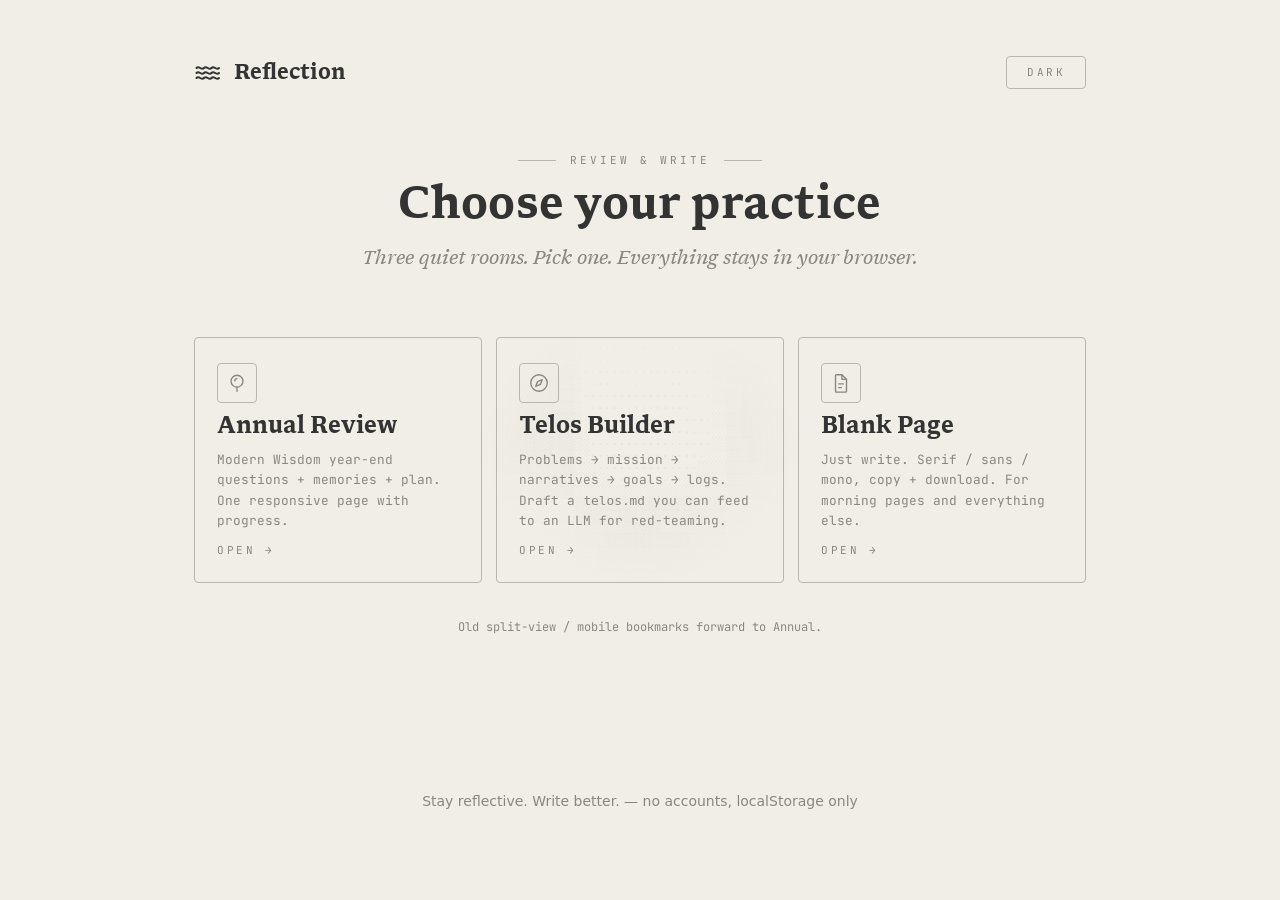
<file: index.html>
<!DOCTYPE html>
<html lang="en">
<head>
    <meta charset="UTF-8">
    <meta name="viewport" content="width=device-width, initial-scale=1.0">
    <title>Reflection — Choose your practice</title>
    <meta name="description" content="Reflection — a minimalist space for annual review, telos building, and free writing. No accounts, saved locally.">
    <meta property="og:title" content="Reflection — Choose your practice">
    <meta property="og:description" content="Annual review, telos builder, and blank canvas. Minimal, local-first.">
    <meta name="twitter:card" content="summary">
    <meta property="og:type" content="website">
    <meta property="og:url" content="https://reflection-phi.vercel.app/">
    <link rel="canonical" href="https://reflection-phi.vercel.app/">
    <link rel="icon" type="image/svg+xml" href="./assets/favicon.svg" media="(prefers-color-scheme: light)">
    <link rel="icon" type="image/svg+xml" href="./assets/favicon-dark.svg" media="(prefers-color-scheme: dark)">
    <link rel="apple-touch-icon" href="./assets/icons/apple-touch-icon.png">
    <link rel="manifest" href="./site.webmanifest">
    <meta name="theme-color" content="#333333">
    <script>
        /* Early theme: runs before any stylesheet so first paint uses the right bg (no white flash). */
        (function(){var d=true;try{var s=localStorage.getItem('reflection-global-theme');var q=new URLSearchParams(location.search).get('theme');d=q==='dark'?true:q==='light'?false:s?s==='dark':!(window.matchMedia&&window.matchMedia('(prefers-color-scheme: light)').matches);}catch(e){}if(d){document.documentElement.classList.add('dark-mode');}try{var m=document.querySelector('meta[name="theme-color"]');if(m)m.setAttribute('content',d?'#1a1a1a':'#F0EEE6');}catch(e2){}})();
    </script>
    <style>html{background-color:#F0EEE6}html.dark-mode{background-color:#1a1a1a}body{background-color:#F0EEE6}html.dark-mode body{background-color:#1a1a1a}</style>
    <meta name="color-scheme" content="dark light">
    <meta property="og:image" content="https://reflection-phi.vercel.app/assets/icons/icon-512.png">
    <link rel="icon" href="./favicon.ico" sizes="any">
    <link rel="icon" type="image/png" sizes="192x192" href="./assets/icons/icon-192.png">
    <link rel="preconnect" href="https://fonts.googleapis.com">
    <link rel="preconnect" href="https://fonts.gstatic.com" crossorigin>
    <link href="https://fonts.googleapis.com/css2?family=JetBrains+Mono:wght@300;400;700&display=swap" rel="stylesheet">
    <link rel="stylesheet" href="./assets/css/shared.css?v=20261009">
    <link rel="stylesheet" href="./assets/css/index.css">
</head>
<body>
    <a class="skip-link" href="#main">Skip to content</a>
    <pre id="art" class="art-layer" aria-hidden="true"></pre>

    <main class="content-container wide" id="main">
        <header class="masthead">
            <a class="wordmark" href="./index.html">
                <svg viewBox="0 0 24 16" fill="none" stroke="currentColor" stroke-width="1.6" stroke-linecap="round" aria-hidden="true">
                    <path d="M2 4c2-2.4 4 2.4 6 0s4 2.4 6 0 4 2.4 6 0"/>
                    <path d="M2 8c2-2.4 4 2.4 6 0s4 2.4 6 0 4 2.4 6 0"/>
                    <path d="M2 12c2-2.4 4 2.4 6 0s4 2.4 6 0 4 2.4 6 0"/>
                </svg>
                Reflection
            </a>
            <div class="masthead-actions">
                <button class="btn-ghost" data-theme-toggle onclick="toggleDarkMode()">Light</button>
            </div>
        </header>

        <div class="hero-kicker">Review &amp; Write</div>
        <h1 class="title">Choose your practice</h1>
        <p class="subtitle">Three quiet rooms. Pick one. Everything stays in your browser.</p>

        <div class="card-grid">
            <a class="card" href="./annual.html" data-annual-card>
                <span class="card-icon" aria-hidden="true">
                    <svg viewBox="0 0 24 24" fill="none" stroke="currentColor" stroke-width="1.5" stroke-linecap="round" stroke-linejoin="round">
                        <circle cx="12" cy="10" r="6.5"/>
                        <path d="M12 16.5V21"/>
                        <path d="M9.6 9.7c0-1.4 1.1-2.5 2.4-2.5"/>
                    </svg>
                </span>
                <h2>Annual Review</h2>
                <p>Modern Wisdom year-end questions + memories + plan. One responsive page with progress.</p>
                <span class="go">Open →</span>
            </a>
            <a class="card" href="./telos.html">
                <span class="card-icon" aria-hidden="true">
                    <svg viewBox="0 0 24 24" fill="none" stroke="currentColor" stroke-width="1.5" stroke-linecap="round" stroke-linejoin="round">
                        <circle cx="12" cy="12" r="9"/>
                        <path d="M15.6 8.4l-2.1 5.1-5.1 2.1 2.1-5.1z"/>
                    </svg>
                </span>
                <h2>Telos Builder</h2>
                <p>Problems → mission → narratives → goals → logs. Draft a <code>telos.md</code> you can feed to an LLM for red-teaming.</p>
                <span class="go">Open →</span>
            </a>
            <a class="card" href="./blank.html">
                <span class="card-icon" aria-hidden="true">
                    <svg viewBox="0 0 24 24" fill="none" stroke="currentColor" stroke-width="1.5" stroke-linecap="round" stroke-linejoin="round">
                        <path d="M7 3h6l5 5v13a1 1 0 0 1-1 1H7a1 1 0 0 1-1-1V4a1 1 0 0 1 1-1z"/>
                        <path d="M13 3v5h5"/>
                        <path d="M9.5 13h5M9.5 17h3"/>
                    </svg>
                </span>
                <h2>Blank Page</h2>
                <p>Just write. Serif / sans / mono, copy + download. For morning pages and everything else.</p>
                <span class="go">Open →</span>
            </a>
        </div>

        <p class="legacy-links">Old split-view / mobile bookmarks forward to Annual.</p>
    </main>

    <footer class="site-footer">Stay reflective. Write better. — no accounts, localStorage only</footer>

    <script src="./assets/js/shared.js?v=20261009"></script>
    <script>
        ReflectionTheme.loadTheme();
        var anim = createAsciiAnimator(document.getElementById('art'), { width: 44, height: 22 });
        document.addEventListener('click', function(e){
            if (e.target.closest('a,button,textarea,input')) return;
            anim.addEnergy(10);
        });
    </script>
</body>
</html>
</file>
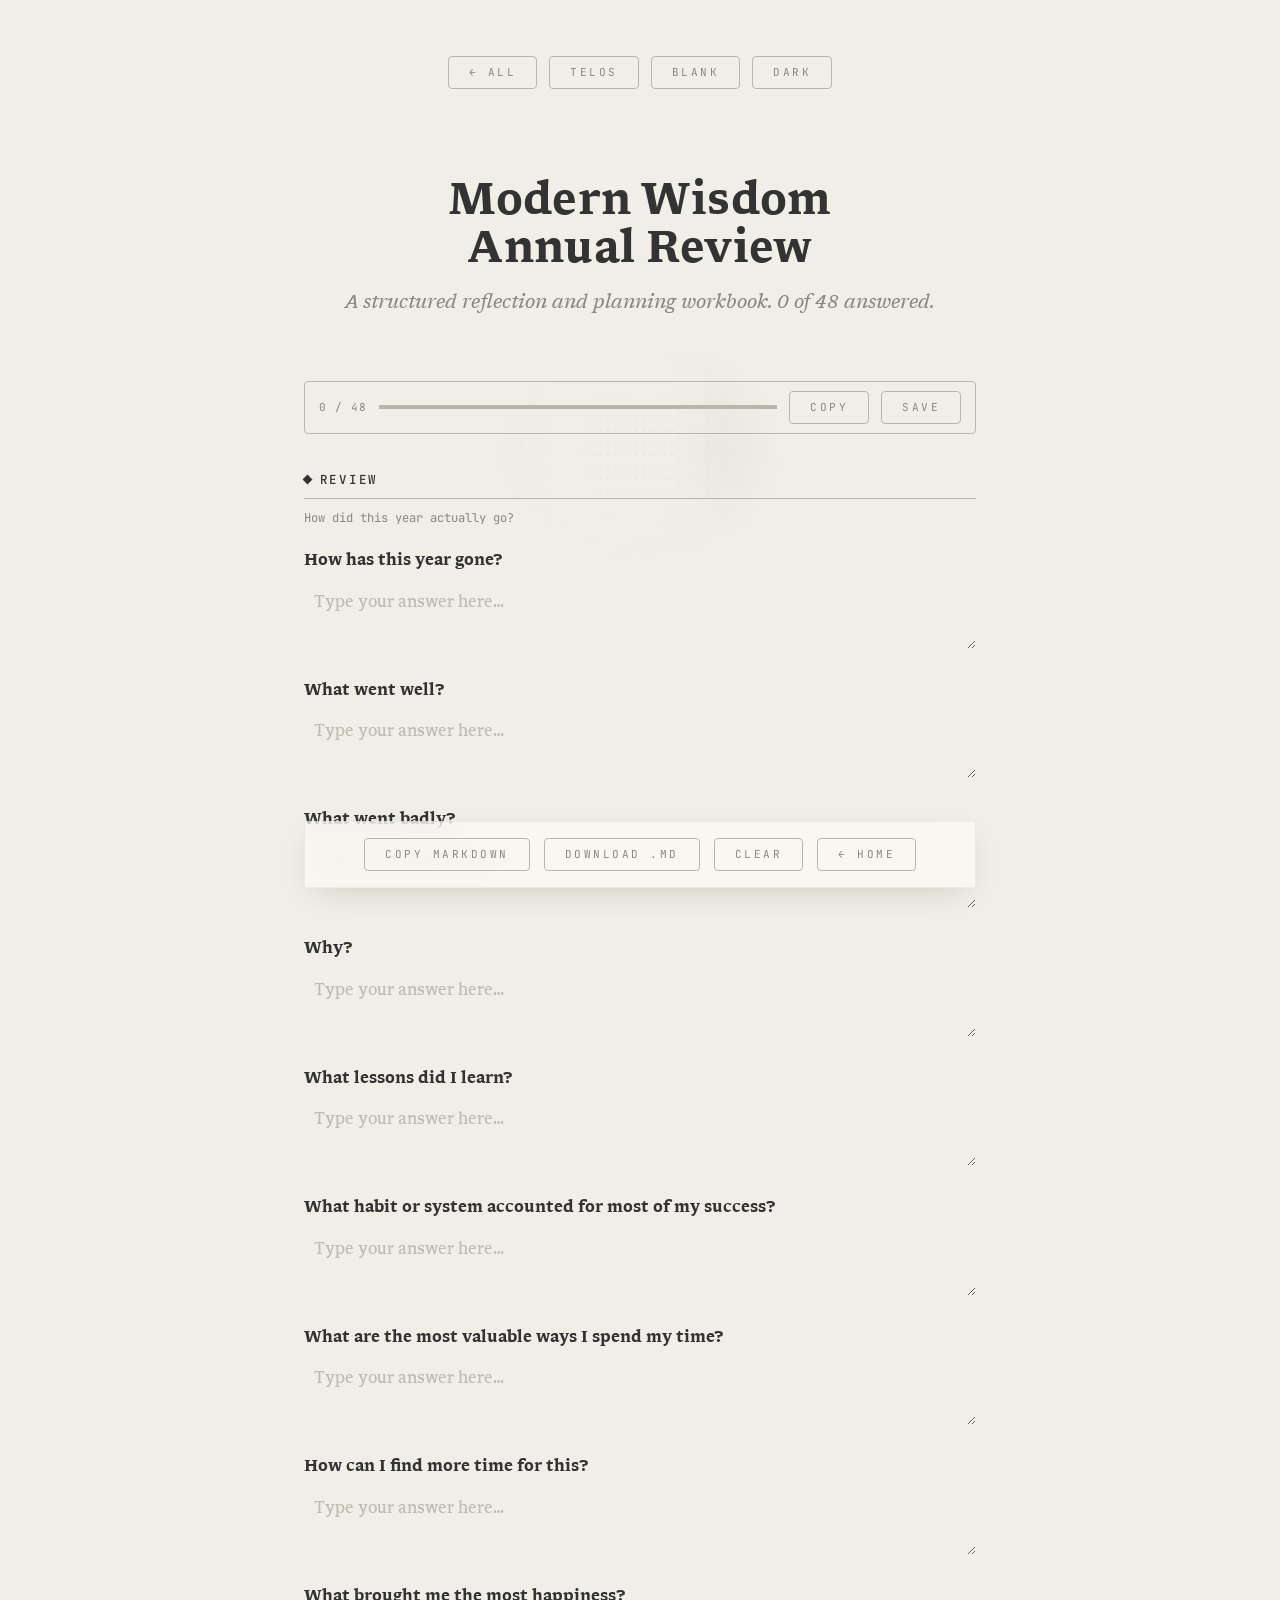
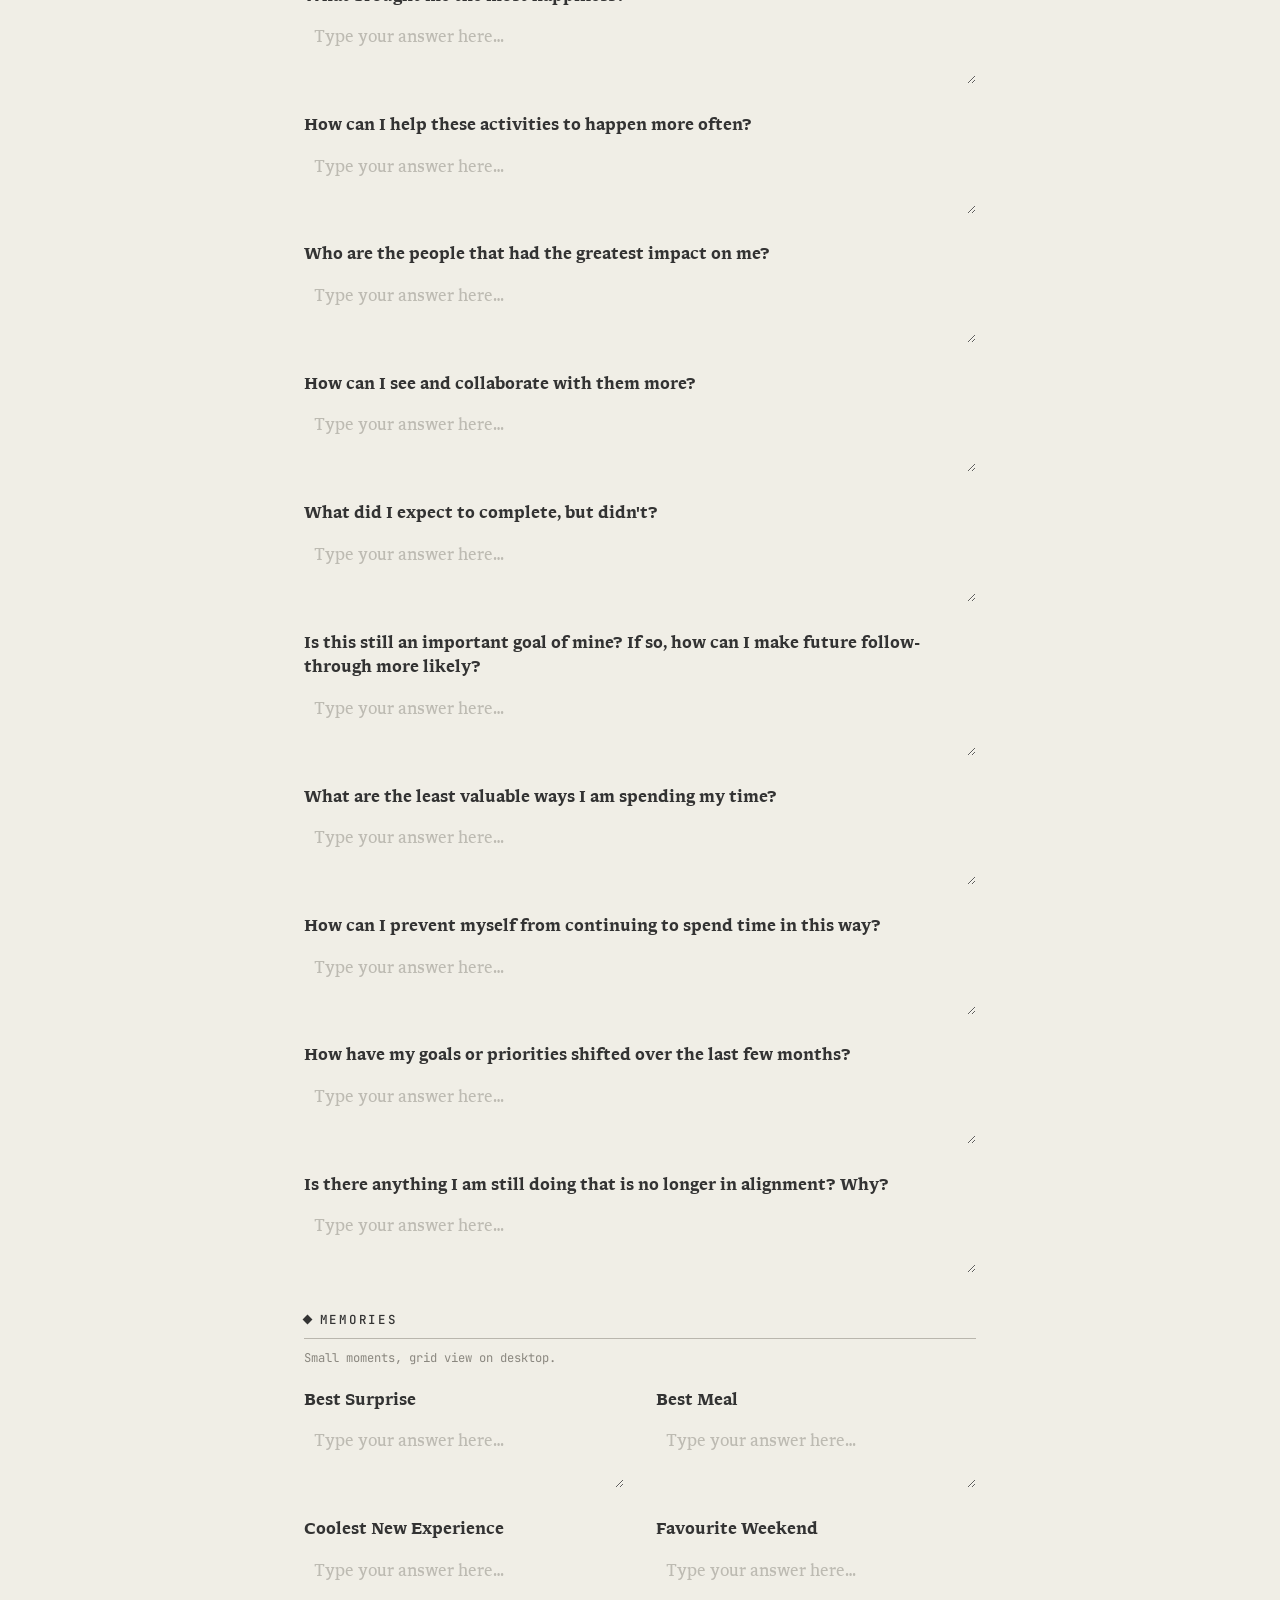
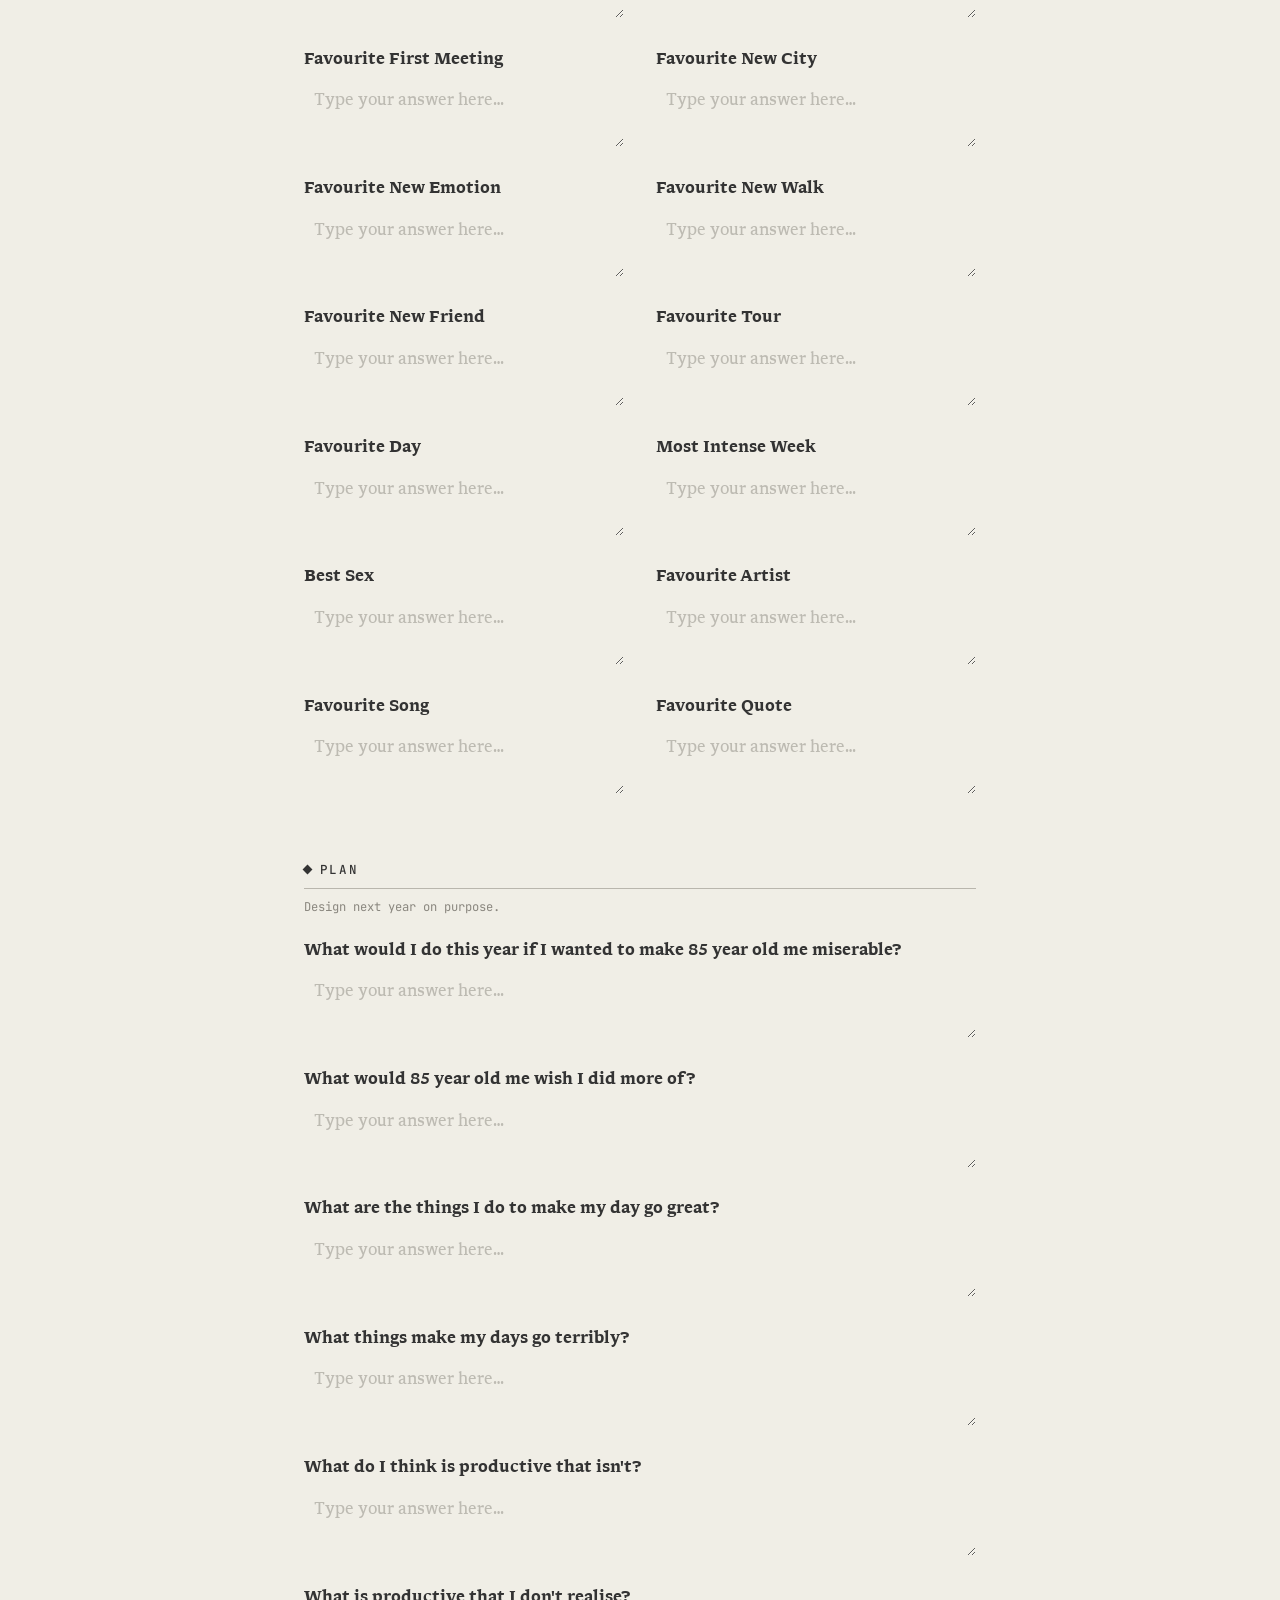
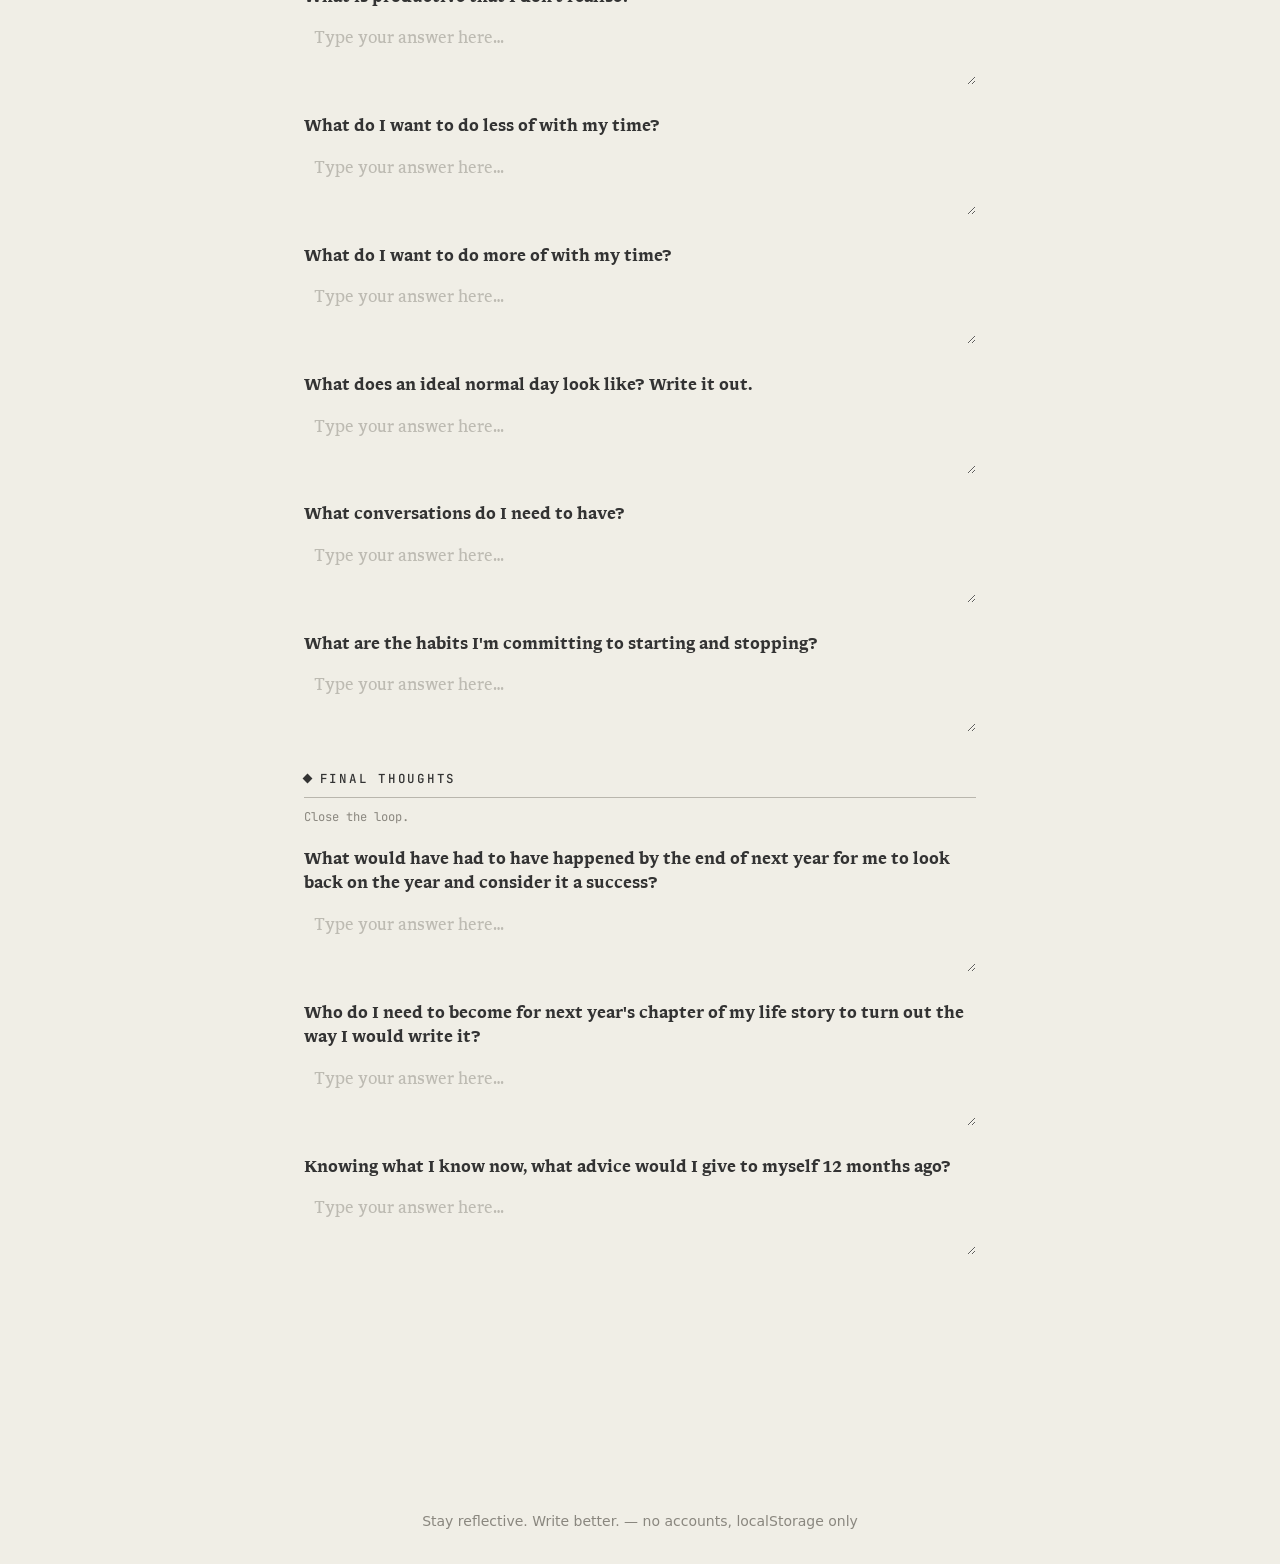
<file: annual.html>
<!DOCTYPE html>
<html lang="en">
<head>
    <meta charset="UTF-8">
    <meta name="viewport" content="width=device-width, initial-scale=1.0">
    <title>Reflection — Annual Review</title>
    <meta name="description" content="Modern Wisdom annual review: 48 questions across Review, Memories, Plan, and Final Thoughts. Responsive, saved locally, exports markdown.">
    <meta property="og:title" content="Reflection — Annual Review">
    <meta property="og:description" content="48 questions across Review, Memories, Plan, and Final Thoughts. Responsive, saved locally, exports markdown.">
    <meta name="twitter:card" content="summary">
    <meta property="og:type" content="website">
    <link rel="icon" type="image/svg+xml" href="./assets/favicon.svg" media="(prefers-color-scheme: light)">
    <link rel="icon" type="image/svg+xml" href="./assets/favicon-dark.svg" media="(prefers-color-scheme: dark)">
    <link rel="apple-touch-icon" href="./assets/icons/apple-touch-icon.png">
    <link rel="manifest" href="./site.webmanifest">
    <meta name="theme-color" content="#333333">
    <script>
        /* Early theme: runs before any stylesheet so first paint uses the right bg (no white flash). */
        (function(){var d=true;try{var s=localStorage.getItem('reflection-global-theme');var q=new URLSearchParams(location.search).get('theme');d=q==='dark'?true:q==='light'?false:s?s==='dark':!(window.matchMedia&&window.matchMedia('(prefers-color-scheme: light)').matches);}catch(e){}if(d){document.documentElement.classList.add('dark-mode');}try{var m=document.querySelector('meta[name="theme-color"]');if(m)m.setAttribute('content',d?'#1a1a1a':'#F0EEE6');}catch(e2){}})();
    </script>
    <style>html{background-color:#F0EEE6}html.dark-mode{background-color:#1a1a1a}body{background-color:#F0EEE6}html.dark-mode body{background-color:#1a1a1a}</style>
    <meta name="color-scheme" content="dark light">
    <meta property="og:image" content="https://reflection-phi.vercel.app/assets/icons/icon-512.png">
    <meta property="og:url" content="https://reflection-phi.vercel.app/annual">
    <link rel="canonical" href="https://reflection-phi.vercel.app/annual">
    <link rel="icon" href="./favicon.ico" sizes="any">
    <link rel="icon" type="image/png" sizes="192x192" href="./assets/icons/icon-192.png">
    <link rel="preconnect" href="https://fonts.googleapis.com">
    <link rel="preconnect" href="https://fonts.gstatic.com" crossorigin>
    <link href="https://fonts.googleapis.com/css2?family=JetBrains+Mono:wght@300;400;700&display=swap" rel="stylesheet">
    <link rel="stylesheet" href="./assets/css/shared.css?v=20261009">
    <link rel="stylesheet" href="./assets/css/annual.css">
</head>
<body>
    <a class="skip-link" href="#main">Skip to content</a>
    <pre id="art" class="art-layer" aria-hidden="true"></pre>

    <main class="content-container" id="main">
        <div class="toggle-container">
            <a class="btn-ghost" href="./index.html">← All</a>
            <a class="btn-ghost" href="./telos.html">Telos</a>
            <a class="btn-ghost" href="./blank.html">Blank</a>
            <button class="btn-ghost" data-theme-toggle onclick="toggleDarkMode()">Light</button>
        </div>

        <h1 class="title">Modern Wisdom<br>Annual Review</h1>
        <p class="subtitle">A structured reflection and planning workbook. <span id="count-label"></span></p>

        <div class="progress-wrap">
            <span id="progress-text"></span>
            <div class="progress-bar"><i id="progress-fill"></i></div>
            <button class="tool-btn" id="copy-btn">Copy</button>
            <button class="tool-btn" id="download-btn">Save</button>
        </div>

        <div id="annual-root"></div>

        <div class="action-bar">
            <button class="btn-primary" id="copy-btn2">Copy markdown</button>
            <button class="tool-btn" id="download-btn2">Download .md</button>
            <button class="tool-btn" id="clear-btn">Clear</button>
            <a class="btn-ghost" href="./index.html">← Home</a>
        </div>
    </main>
    <footer class="site-footer">Stay reflective. Write better. — no accounts, localStorage only</footer>

    <script src="./assets/js/shared.js?v=20261009"></script>
    <script>
        ReflectionTheme.loadTheme();
        createAsciiAnimator(document.getElementById('art'), { width: 40, height: 20 });

        const SECTIONS = [
            { id: 'review', title: 'Review', hint: 'How did this year actually go?', questions: [
                { id: 'how-has-this-year-gone', text: 'How has this year gone?' },
                { id: 'what-went-well', text: 'What went well?' },
                { id: 'what-went-badly', text: 'What went badly?' },
                { id: 'why', text: 'Why?' },
                { id: 'what-lessons-did-i-learn', text: 'What lessons did I learn?' },
                { id: 'what-habit-or-system-accounted-for-most-of-my-success', text: 'What habit or system accounted for most of my success?' },
                { id: 'most-valuable-ways-i-spend-my-time', text: 'What are the most valuable ways I spend my time?' },
                { id: 'how-can-i-find-more-time-for-this', text: 'How can I find more time for this?' },
                { id: 'what-brought-me-the-most-happiness', text: 'What brought me the most happiness?' },
                { id: 'how-can-i-help-these-activities-happen-more-often', text: 'How can I help these activities to happen more often?' },
                { id: 'people-with-greatest-impact-on-me', text: 'Who are the people that had the greatest impact on me?' },
                { id: 'how-can-i-see-and-collaborate-with-them-more', text: 'How can I see and collaborate with them more?' },
                { id: 'what-did-i-expect-to-complete', text: "What did I expect to complete, but didn't?" },
                { id: 'is-this-still-an-important-goal', text: 'Is this still an important goal of mine? If so, how can I make future follow-through more likely?' },
                { id: 'least-valuable-ways-i-spend-my-time', text: 'What are the least valuable ways I am spending my time?' },
                { id: 'how-can-i-prevent-this-time-spend', text: 'How can I prevent myself from continuing to spend time in this way?' },
                { id: 'how-have-my-goals-or-priorities-shifted', text: 'How have my goals or priorities shifted over the last few months?' },
                { id: 'anything-still-in-alignment', text: 'Is there anything I am still doing that is no longer in alignment? Why?' }
            ]},
            { id: 'memories', title: 'Memories', hint: 'Small moments, grid view on desktop.', grid: true, questions: [
                { id: 'best-surprise', text: 'Best Surprise' },
                { id: 'best-meal', text: 'Best Meal' },
                { id: 'coolest-new-experience', text: 'Coolest New Experience' },
                { id: 'favourite-weekend', text: 'Favourite Weekend' },
                { id: 'favourite-first-meeting', text: 'Favourite First Meeting' },
                { id: 'favourite-new-city', text: 'Favourite New City' },
                { id: 'favourite-new-emotion', text: 'Favourite New Emotion' },
                { id: 'favourite-new-walk', text: 'Favourite New Walk' },
                { id: 'favourite-new-friend', text: 'Favourite New Friend' },
                { id: 'favourite-tour', text: 'Favourite Tour' },
                { id: 'favourite-day', text: 'Favourite Day' },
                { id: 'most-intense-week', text: 'Most Intense Week' },
                { id: 'best-sex', text: 'Best Sex' },
                { id: 'favourite-artist', text: 'Favourite Artist' },
                { id: 'favourite-song', text: 'Favourite Song' },
                { id: 'favourite-quote', text: 'Favourite Quote' }
            ]},
            { id: 'plan', title: 'Plan', hint: 'Design next year on purpose.', questions: [
                { id: 'make-85-year-old-me-miserable', text: 'What would I do this year if I wanted to make 85 year old me miserable?' },
                { id: 'what-would-85-year-old-me-wish', text: 'What would 85 year old me wish I did more of?' },
                { id: 'things-that-make-my-day-great', text: 'What are the things I do to make my day go great?' },
                { id: 'things-that-make-my-day-terrible', text: 'What things make my days go terribly?' },
                { id: 'productive-that-isnt', text: "What do I think is productive that isn't?" },
                { id: 'productive-i-dont-realise', text: "What is productive that I don't realise?" },
                { id: 'do-less-with-my-time', text: 'What do I want to do less of with my time?' },
                { id: 'do-more-with-my-time', text: 'What do I want to do more of with my time?' },
                { id: 'ideal-normal-day', text: 'What does an ideal normal day look like? Write it out.' },
                { id: 'conversations-i-need-to-have', text: 'What conversations do I need to have?' },
                { id: 'habits-committing-starting-stopping', text: "What are the habits I'm committing to starting and stopping?" }
            ]},
            { id: 'final', title: 'Final Thoughts', hint: 'Close the loop.', questions: [
                { id: 'year-considered-a-success', text: 'What would have had to have happened by the end of next year for me to look back on the year and consider it a success?' },
                { id: 'who-do-i-need-to-become', text: "Who do I need to become for next year's chapter of my life story to turn out the way I would write it?" },
                { id: 'advice-to-myself-12-months-ago', text: 'Knowing what I know now, what advice would I give to myself 12 months ago?' }
            ]}
        ];

        const NEW_KEY = 'reflection-annual-v1';
        const OLD_KEY = 'reflection-mobile-responses';

        // migration (once, deterministic): legacy mobile responses + positional keys -> stable ids
        function migrateState(raw) {
            const obj = (raw && typeof raw === 'object' && !Array.isArray(raw)) ? Object.assign({}, raw) : {};
            // one-shot legacy merge: only fill keys the new object does not already have
            try {
                const legacy = JSON.parse(localStorage.getItem(OLD_KEY) || 'null');
                if (legacy && typeof legacy === 'object' && !Array.isArray(legacy)) {
                    Object.keys(legacy).forEach(k => {
                        if (!Object.prototype.hasOwnProperty.call(obj, k)) obj[k] = legacy[k];
                    });
                }
            } catch (e) {}
            // always remove the legacy key: cleared answers must not resurrect
            localStorage.removeItem(OLD_KEY);
            // map positional keys to the questions' stable ids
            SECTIONS.forEach(sec => {
                sec.questions.forEach((q, i) => {
                    const oldKey = sec.id + '-' + (i + 1);
                    if (Object.prototype.hasOwnProperty.call(obj, oldKey)) {
                        if (!Object.prototype.hasOwnProperty.call(obj, q.id)) {
                            obj[q.id] = String(obj[oldKey]);
                        }
                        delete obj[oldKey];
                    }
                });
            });
            // drop any leftover positional keys
            Object.keys(obj).forEach(k => {
                if (/^(review|memories|plan|final)-\d+$/.test(k)) delete obj[k];
            });
            return obj;
        }

        let state = migrateState(ReflectionStore.loadJSON(NEW_KEY, {}));
        const root = document.getElementById('annual-root');
        const inputs = [];

        SECTIONS.forEach(sec => {
            const section = document.createElement('section');
            const h2 = document.createElement('h2');
            h2.className = 'section-title'; h2.textContent = sec.title;
            section.appendChild(h2);
            if (sec.hint) {
                const p = document.createElement('p');
                p.className = 'section-hint'; p.textContent = sec.hint;
                section.appendChild(p);
            }
            const group = document.createElement('div');
            if (sec.grid) group.className = 'memories-grid';
            sec.questions.forEach((q, i) => {
                const key = q.id;
                const item = document.createElement('div');
                item.className = 'question-item';
                const label = document.createElement('label');
                label.className = 'question-text';
                label.textContent = q.text;
                const n = SECTIONS.slice(0, SECTIONS.indexOf(sec)).reduce((a,s)=>a+s.questions.length,0) + i + 1;
                label.setAttribute('for', 'q-' + n);
                const ta = document.createElement('textarea');
                ta.className = 'answer-input auto-resize';
                ta.id = 'q-' + n;
                ta.placeholder = 'Type your answer here…';
                ta.value = typeof state[key] === 'string' ? state[key] : '';
                ta.addEventListener('input', () => {
                    state[key] = ta.value;
                    autoResize(ta);
                    queueSave(); updateProgress();
                });
                item.appendChild(label); item.appendChild(ta);
                group.appendChild(item);
                inputs.push({ key, ta });
            });
            section.appendChild(group);
            root.appendChild(section);
        });

        initAutoResize(document);
        const persist = ReflectionStore.debounce(() => ReflectionStore.saveJSON(NEW_KEY, state), 400);
        function queueSave(){ persist(); }

        const TOTAL = inputs.length;
        let remoteQuiet = false;
        let lastAnnounced = 0;
        function updateProgress() {
            const done = inputs.filter(o => (o.ta.value || '').trim()).length;
            document.getElementById('progress-text').textContent = done + ' / ' + TOTAL;
            document.getElementById('progress-fill').style.width = (TOTAL ? (done / TOTAL * 100) : 0) + '%';
            document.getElementById('count-label').textContent = done === TOTAL ? 'Complete.' : done + ' of ' + TOTAL + ' answered.';
            if (!remoteQuiet) {
                const bucket = TOTAL ? Math.floor(done / TOTAL * 10) : 0;
                if (bucket !== lastAnnounced) {
                    lastAnnounced = bucket;
                    ReflectionUI.announce(done === TOTAL ? 'All ' + TOTAL + ' answered.' : done + ' of ' + TOTAL + ' answered.');
                }
            }
        }
        updateProgress();
        // save migrated data so refresh keeps it under new key
        ReflectionStore.saveJSON(NEW_KEY, state);

        // cross-tab: adopt remote answers without clobbering the focused field
        ReflectionStore.onExternalChange(NEW_KEY, (remote) => {
            if (!remote || typeof remote !== 'object') return;
            inputs.forEach(({ key, ta }) => {
                if (ta === document.activeElement) return;
                const rawVal = remote[key];
                const v = rawVal == null ? '' : String(rawVal);
                if (v !== ta.value) {
                    ta.value = v;
                    autoResize(ta);
                    state[key] = v;
                }
            });
            remoteQuiet = true;
            updateProgress();
            remoteQuiet = false;
        });

        // flush pending saves before the page goes away
        window.addEventListener('pagehide', () => persist.flush());
        document.addEventListener('visibilitychange', () => { if (document.hidden) persist.flush(); });

        function buildMd() {
            let out = '# Modern Wisdom Annual Review — ' + ReflectionStore.localDate() + '\n\n';
            SECTIONS.forEach(sec => {
                out += '## ' + sec.title + '\n\n';
                sec.questions.forEach(q => {
                    const v = String(state[q.id] == null ? '' : state[q.id]).trim();
                    out += '### ' + q.text + '\n\n' + (v || '_—_') + '\n\n';
                });
            });
            return out;
        }

        ReflectionUI.bindCopy('copy-btn', buildMd, 'Copied!');
        ReflectionUI.bindCopy('copy-btn2', buildMd, 'Copied!');
        ReflectionUI.bindDownload('download-btn', buildMd, () => 'annual-review-' + ReflectionStore.localDate() + '.md', 'Saved!');
        ReflectionUI.bindDownload('download-btn2', buildMd, () => 'annual-review-' + ReflectionStore.localDate() + '.md', 'Saved!');

        document.getElementById('clear-btn').addEventListener('click', () => {
            if (!confirm('Clear all ' + TOTAL + ' answers on this page? This cannot be undone.')) return;
            state = {}; inputs.forEach(o => { o.ta.value = ''; autoResize(o.ta); });
            queueSave(); updateProgress();
        });
    </script>
</body>
</html>
</file>
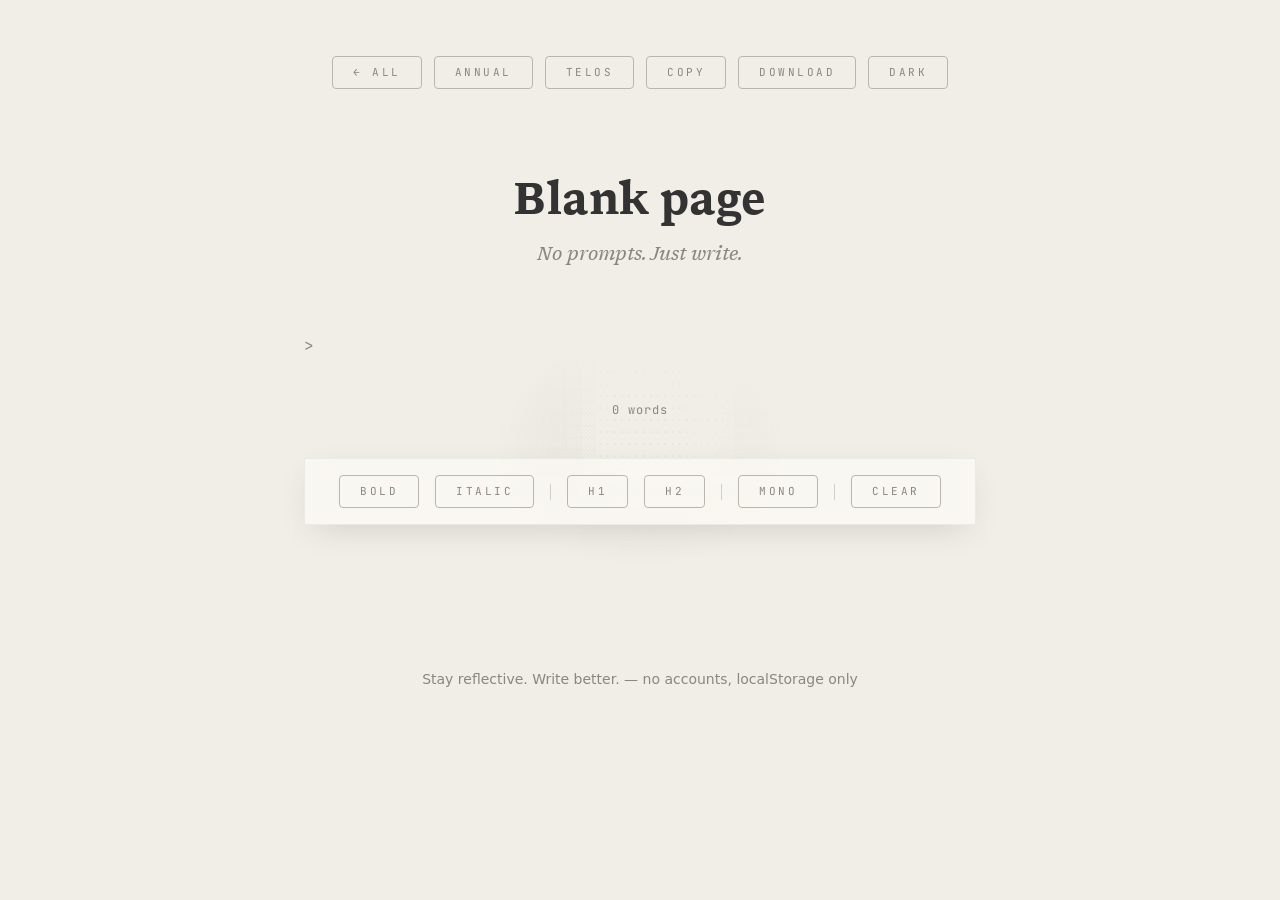
<file: blank.html>
<!DOCTYPE html>
<html lang="en">
<head>
    <meta charset="UTF-8">
    <meta name="viewport" content="width=device-width, initial-scale=1.0">
    <title>Reflection — Blank Page</title>
    <meta name="description" content="A distraction-free blank page. Three fonts, copy and download, saved locally.">
    <meta property="og:title" content="Reflection — Blank Page">
    <meta property="og:description" content="A distraction-free blank page. Three fonts, copy and download, saved locally.">
    <meta name="twitter:card" content="summary">
    <meta property="og:type" content="website">
    <meta property="og:url" content="https://reflection-phi.vercel.app/blank">
    <link rel="canonical" href="https://reflection-phi.vercel.app/blank">
    <link rel="icon" type="image/svg+xml" href="./assets/favicon.svg" media="(prefers-color-scheme: light)">
    <link rel="icon" type="image/svg+xml" href="./assets/favicon-dark.svg" media="(prefers-color-scheme: dark)">
    <link rel="apple-touch-icon" href="./assets/icons/apple-touch-icon.png">
    <link rel="manifest" href="./site.webmanifest">
    <meta name="theme-color" content="#333333">
    <script>
        /* Early theme: runs before any stylesheet so first paint uses the right bg (no white flash). */
        (function(){var d=true;try{var s=localStorage.getItem('reflection-global-theme');var q=new URLSearchParams(location.search).get('theme');d=q==='dark'?true:q==='light'?false:s?s==='dark':!(window.matchMedia&&window.matchMedia('(prefers-color-scheme: light)').matches);}catch(e){}if(d){document.documentElement.classList.add('dark-mode');}try{var m=document.querySelector('meta[name="theme-color"]');if(m)m.setAttribute('content',d?'#1a1a1a':'#F0EEE6');}catch(e2){}})();
    </script>
    <style>html{background-color:#F0EEE6}html.dark-mode{background-color:#1a1a1a}body{background-color:#F0EEE6}html.dark-mode body{background-color:#1a1a1a}</style>
    <meta name="color-scheme" content="dark light">
    <meta property="og:image" content="https://reflection-phi.vercel.app/assets/icons/icon-512.png">
    <link rel="icon" href="./favicon.ico" sizes="any">
    <link rel="icon" type="image/png" sizes="192x192" href="./assets/icons/icon-192.png">
    <link rel="preconnect" href="https://fonts.googleapis.com">
    <link rel="preconnect" href="https://fonts.gstatic.com" crossorigin>
    <link href="https://fonts.googleapis.com/css2?family=JetBrains+Mono:wght@300;400;700&display=swap" rel="stylesheet">
    <link rel="stylesheet" href="./assets/css/shared.css?v=20261009">
    <link rel="stylesheet" href="./assets/css/blank.css">
</head>
<body>
    <a class="skip-link" href="#main">Skip to content</a>
    <pre id="art" class="art-layer" aria-hidden="true"></pre>

    <main class="content-container" id="main">
        <div class="toggle-container">
            <a class="btn-ghost" href="./index.html">← All</a>
            <a class="btn-ghost" href="./annual.html">Annual</a>
            <a class="btn-ghost" href="./telos.html">Telos</a>
            <button class="tool-btn" id="copy-btn">Copy</button>
            <button class="tool-btn" id="download-btn">Download</button>
            <button class="btn-ghost" data-theme-toggle onclick="toggleDarkMode()">Light</button>
        </div>

        <h1 class="title">Blank page</h1>
        <p class="subtitle">No prompts. Just write.</p>

        <div class="writer-wrap">
            <div id="editor" class="writer font-mono" contenteditable="true" role="textbox" aria-multiline="true" aria-label="Blank writing page" aria-placeholder="Start writing…"></div>
            <div id="count">0 words</div>
            <div id="toolbar">
                <button class="tool-btn" data-fmt="bold" aria-label="Bold"><span class="lbl-full">Bold</span><span class="lbl-short" aria-hidden="true">B</span></button>
                <button class="tool-btn" data-fmt="italic" aria-label="Italic"><span class="lbl-full">Italic</span><span class="lbl-short" aria-hidden="true">I</span></button>
                <span class="sep"></span>
                <button class="tool-btn" data-fmt="h1">H1</button>
                <button class="tool-btn" data-fmt="h2">H2</button>
                <span class="sep"></span>
                <button class="tool-btn" id="font-btn2">Mono</button>
                <span class="sep"></span>
                <button class="tool-btn" id="clear-btn">Clear</button>
            </div>
        </div>
    </main>

    <footer class="site-footer">Stay reflective. Write better. — no accounts, localStorage only</footer>

    <script src="./assets/js/shared.js?v=20261009"></script>
    <script>
        ReflectionTheme.loadTheme();
        createAsciiAnimator(document.getElementById('art'), { width: 40, height: 20 });

        const KEY = 'reflection-blank-v1';
        const FONT_KEY = 'reflection-blank-font';
        const editor = document.getElementById('editor');
        const fonts = ['font-mono', 'font-serif', 'font-sans'];
        const names = ['Mono', 'Serif', 'Sans'];
        let fontIdx = 0;

        // load
        try {
            const saved = localStorage.getItem(KEY);
            if (saved) editor.innerHTML = sanitizeHTML(saved);
            const f = parseInt(localStorage.getItem(FONT_KEY) || '0', 10);
            if (f >= 0 && f < fonts.length) fontIdx = f;
        } catch (e) {}
        editor.classList.remove(...fonts);
        editor.classList.add(fonts[fontIdx]);
        syncFontBtns();
        updateCount();
        syncEmpty();

        const persist = ReflectionStore.debounce(() => {
            try {
                const empty = (editor.innerText || '').trim() === '';
                localStorage.setItem(KEY, empty ? '' : sanitizeHTML(editor.innerHTML));
            } catch (e) { ReflectionStore.notifySaveError(); }
        }, 400);
        editor.addEventListener('input', () => { persist(); updateCount(); syncEmpty(); });

        editor.addEventListener('paste', (e) => {
            e.preventDefault();
            const text = (e.clipboardData || window.clipboardData).getData('text/plain') || '';
            // insert at caret, preserving line breaks as <br>:
            const sel = window.getSelection();
            if (!sel.rangeCount) return;
            sel.deleteFromDocument();
            const range = sel.getRangeAt(0);
            const frag = document.createDocumentFragment();
            text.split(/\r\n|\r|\n/).forEach((line, i) => {
                if (i) frag.appendChild(document.createElement('br'));
                frag.appendChild(document.createTextNode(line));
            });
            const last = frag.lastChild;
            range.insertNode(frag);
            if (last) { range.setStartAfter(last); range.collapse(true); sel.removeAllRanges(); sel.addRange(range); }
            editor.dispatchEvent(new Event('input', { bubbles: true }));
        });

        window.addEventListener('pagehide', () => persist.flush());
        document.addEventListener('visibilitychange', () => { if (document.hidden) persist.flush(); });

        function syncFontBtns() {
            document.getElementById('font-btn2').textContent = names[fontIdx];
        }
        function cycleFont() {
            editor.classList.remove(fonts[fontIdx]);
            fontIdx = (fontIdx + 1) % fonts.length;
            editor.classList.add(fonts[fontIdx]);
            syncFontBtns();
            try { localStorage.setItem(FONT_KEY, String(fontIdx)); } catch (e) {}
            editor.focus();
        }
        document.getElementById('font-btn2').addEventListener('click', cycleFont);

        document.querySelectorAll('[data-fmt]').forEach(b => {
            b.addEventListener('click', () => {
                modernFormat(editor, b.getAttribute('data-fmt'));
                persist(); updateCount(); editor.focus();
            });
        });

        function updateCount() {
            const words = (editor.innerText || '').trim().split(/\s+/).filter(Boolean).length;
            document.getElementById('count').textContent = words + (words === 1 ? ' word' : ' words');
        }

        // empty-state flag for the first-line marker (reliable, unlike :empty)
        function syncEmpty() {
            editor.classList.toggle('is-empty', (editor.innerText || '').trim() === '');
        }

        ReflectionUI.bindCopy('copy-btn', () => editor.innerText, 'Copied!');
        ReflectionUI.bindDownload('download-btn', () => '# Notes — ' + ReflectionStore.localDate() + '\n\n' + editor.innerText + '\n', () => 'blank-writing-' + ReflectionStore.localDate() + '.md', 'Saved!');
        document.getElementById('clear-btn').addEventListener('click', function() {
            if (!editor.innerText.trim() || confirm('Clear this page? (saved copy is already in this browser only)')) {
                editor.innerHTML = ''; updateCount(); syncEmpty(); persist(); editor.focus();
            }
        });
    </script>
</body>
</html>
</file>
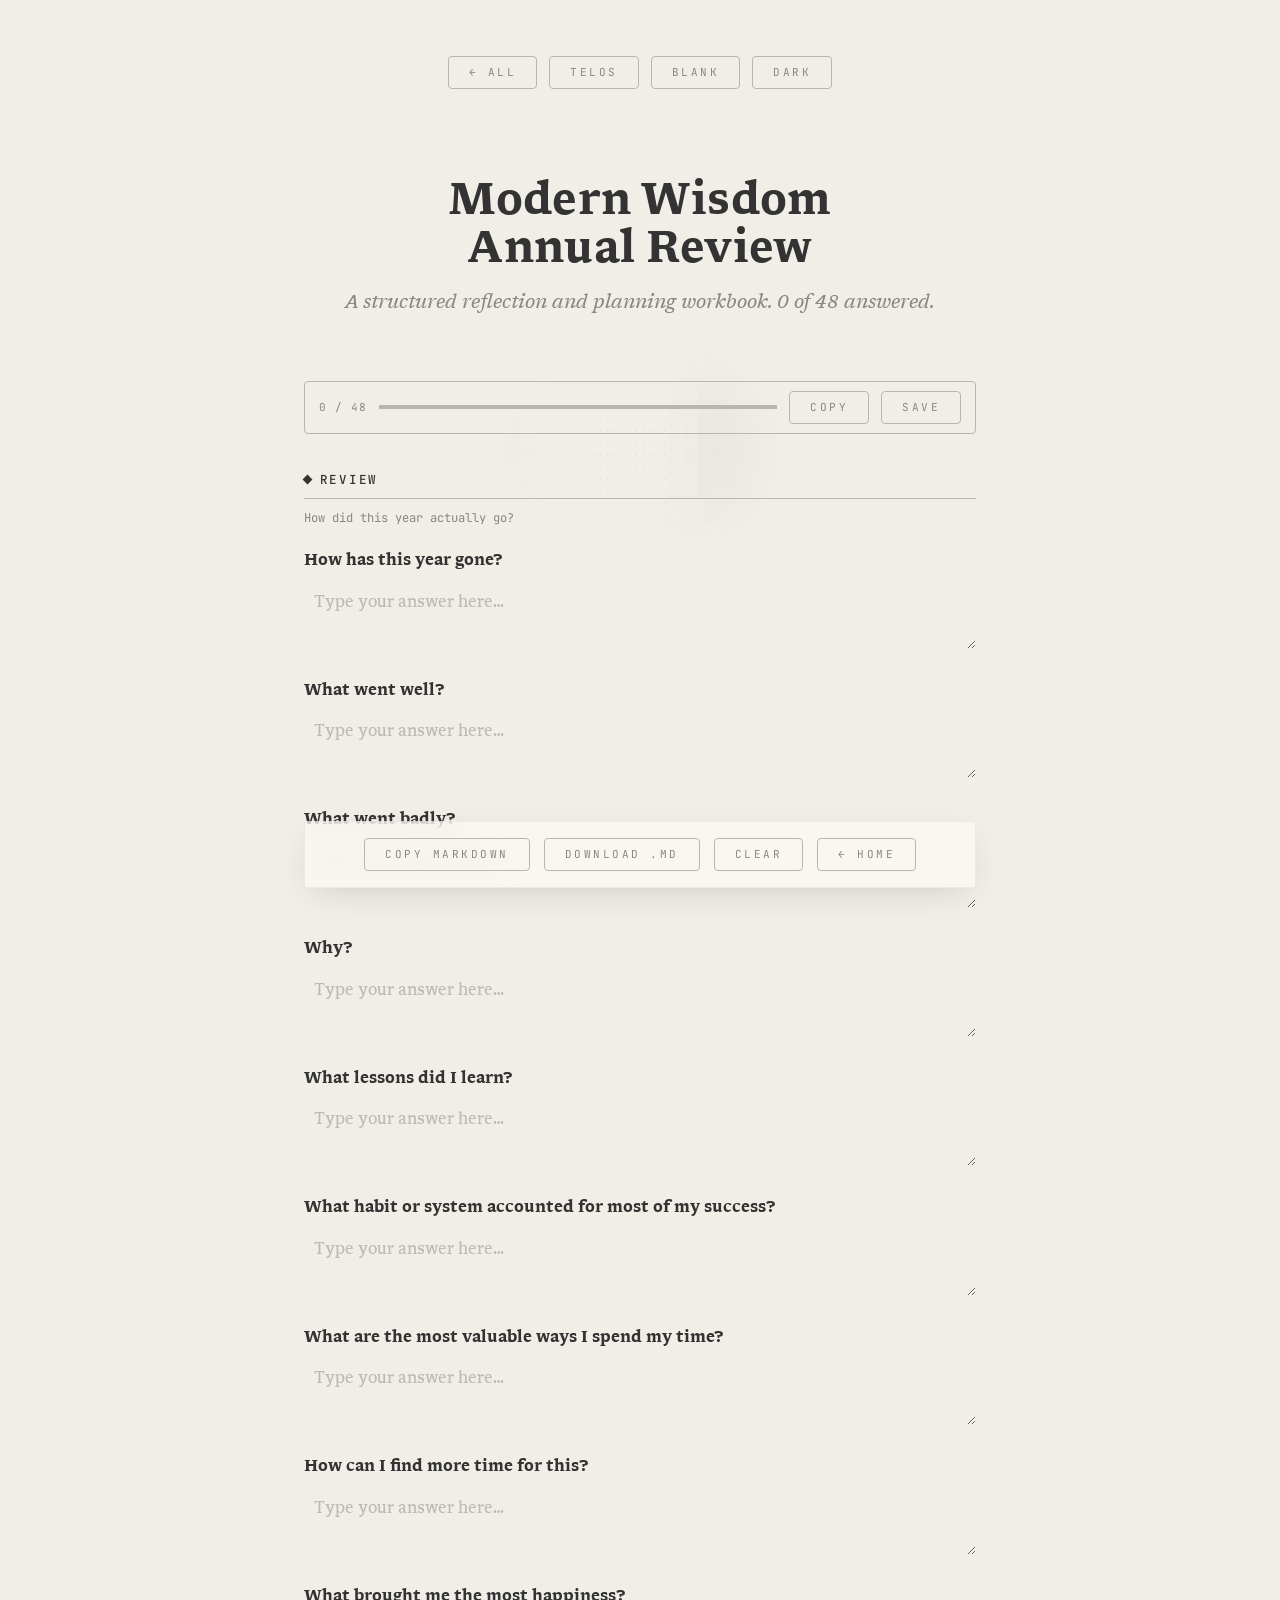
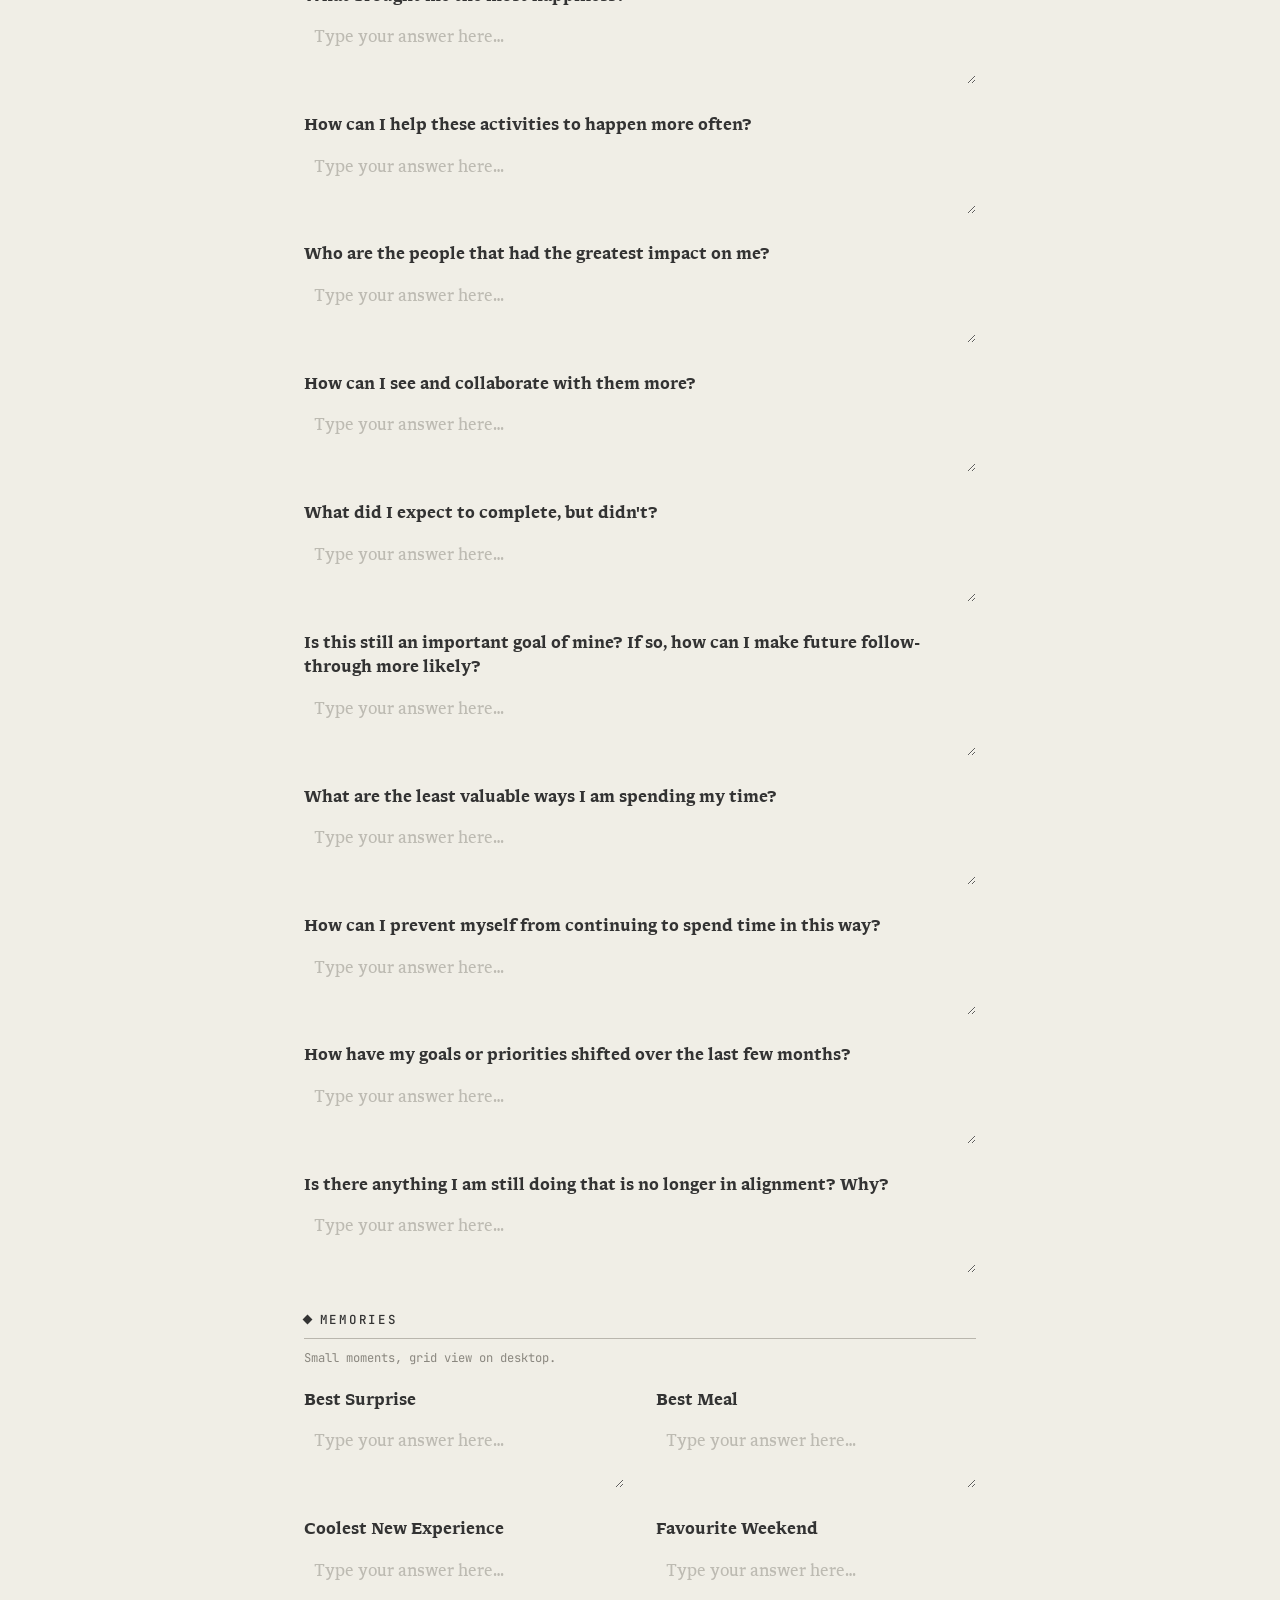
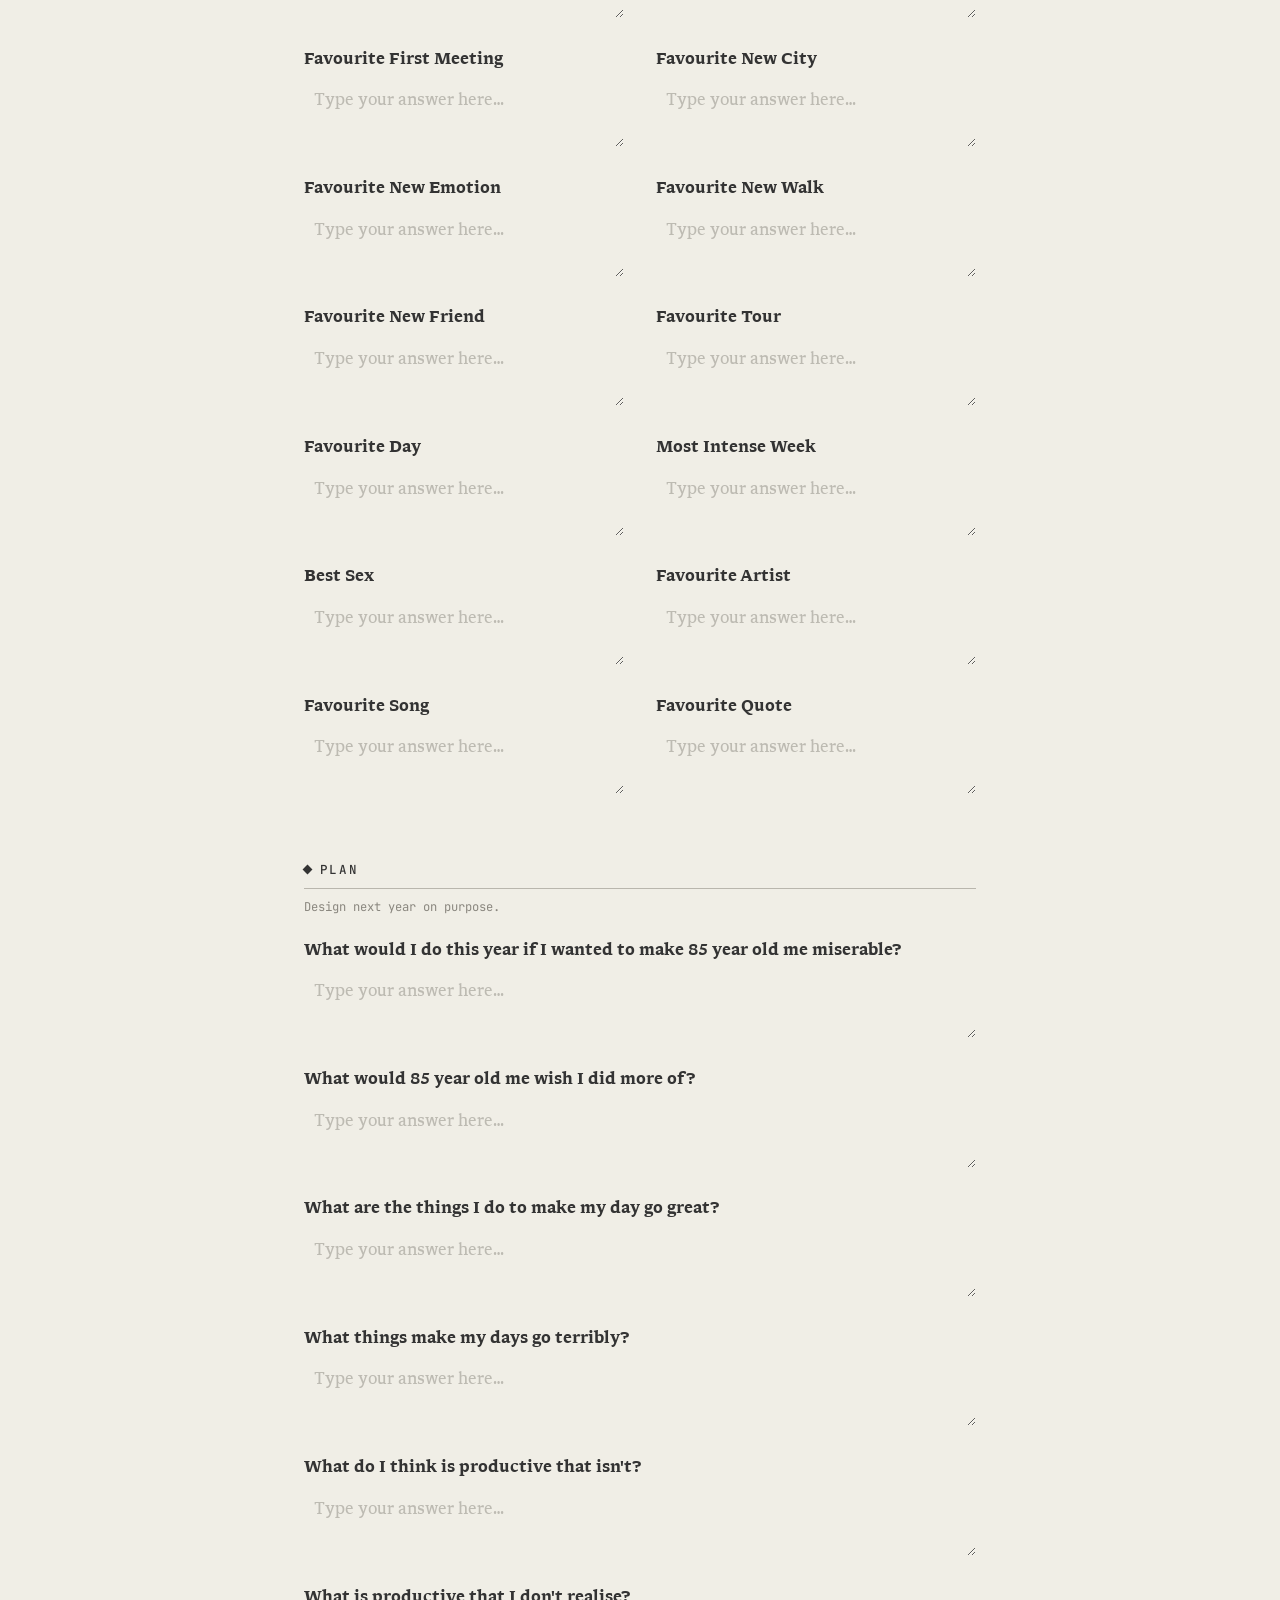
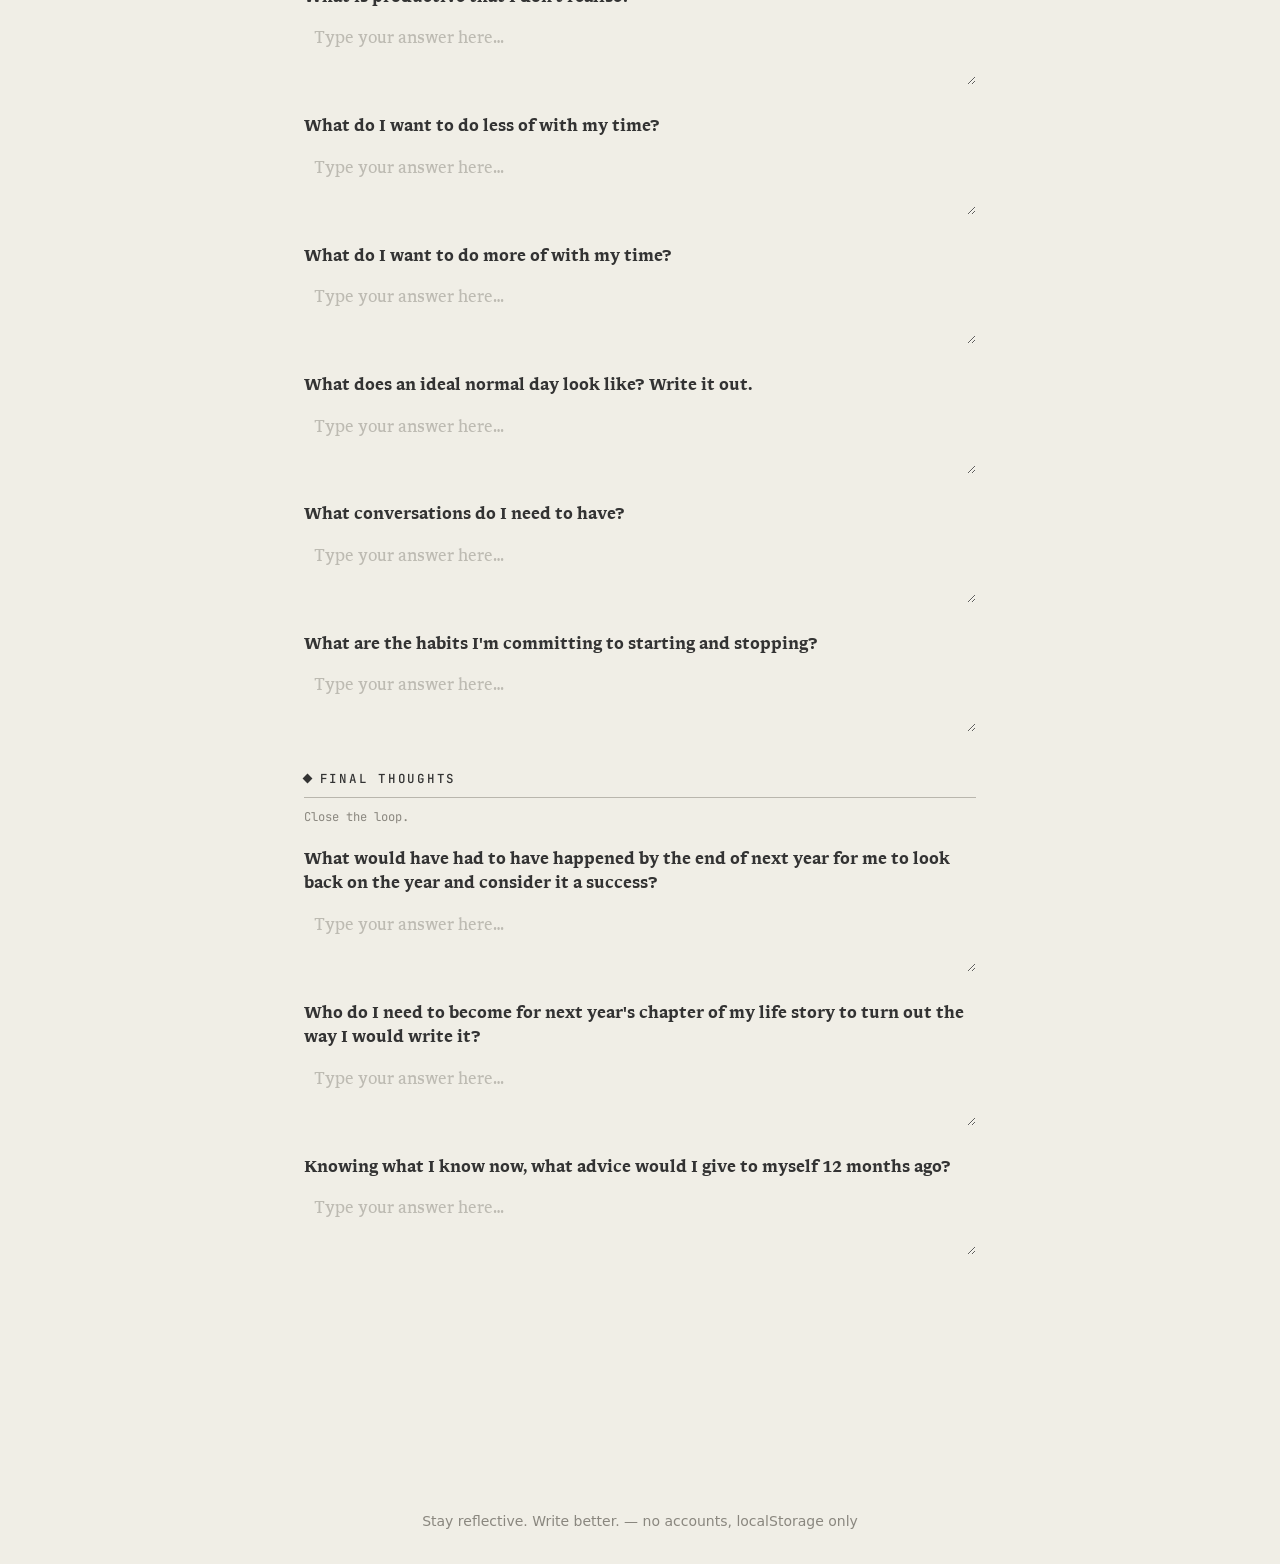
<file: mobile.html>
<!DOCTYPE html>
<html lang="en">
<head>
    <meta charset="UTF-8">
    <meta name="viewport" content="width=device-width, initial-scale=1.0">
    <title>Moved — Annual Review</title>
    <meta http-equiv="refresh" content="0; url=./annual.html">
    <script>location.replace('./annual.html');</script>
</head>
<body style="font-family:system-ui,sans-serif;text-align:center;padding:4em;color:#666">
    Moved to <a href="./annual.html">annual.html</a>
</body>
</html>
</file>
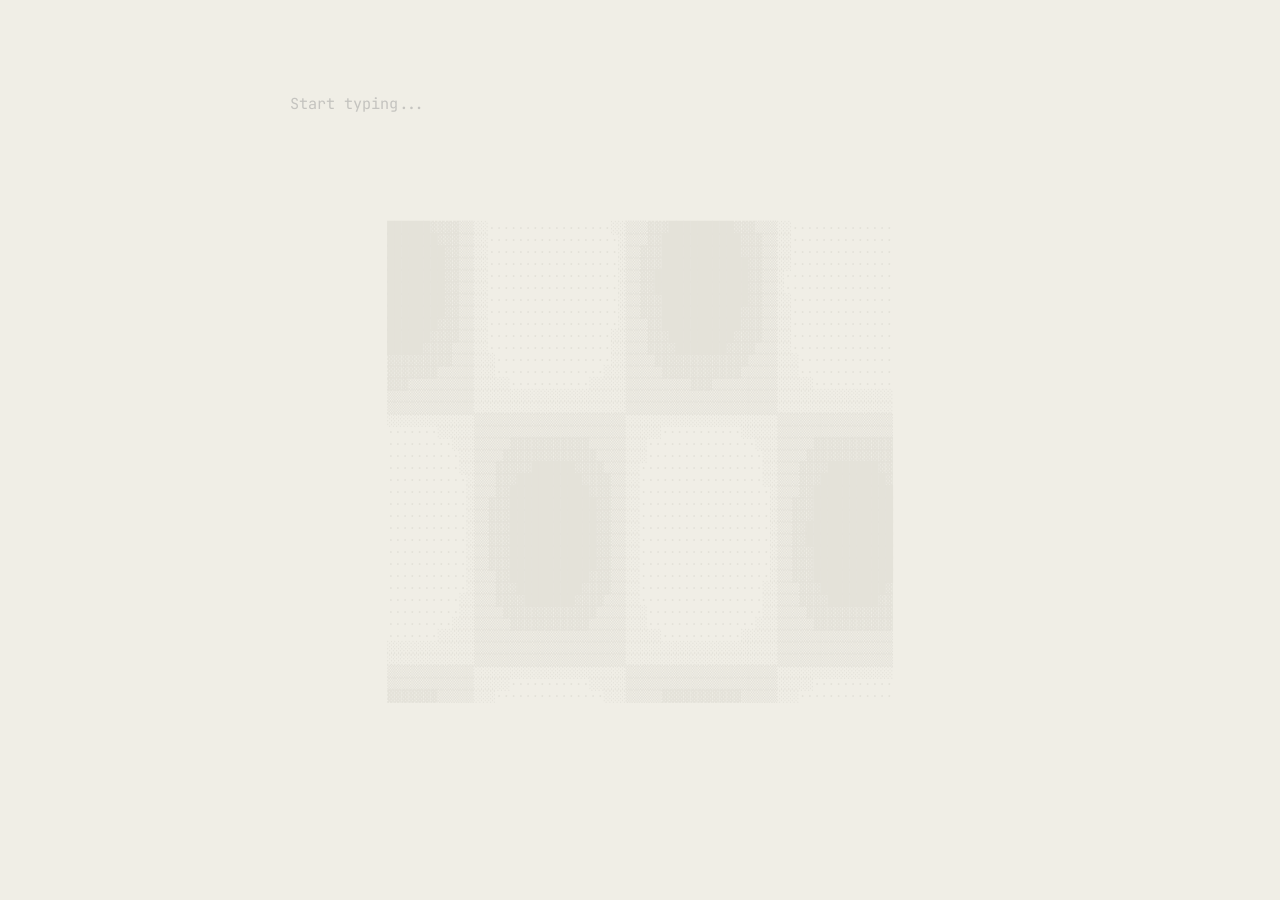
<file: notebook.html>
<!DOCTYPE html>
<html lang="en">
<head>
    <meta charset="UTF-8">
    <meta name="viewport" content="width=device-width, initial-scale=1.0">
    <title>Zen Writer</title>
    <style>
        /* --- Typography Imports --- */
        @import url('https://fonts.googleapis.com/css2?family=Cormorant+Garamond:wght@400;600&family=Inter:wght@300;600&family=JetBrains+Mono:wght@300&display=swap');

        /* --- Global Reset & Variables --- */
        :root {
            --bg-color: #F0EEE6;
            --text-color: #333;
            --art-color: #A09E96; /* Slightly lighter for background art */
        }

        body {
            margin: 0;
            background-color: var(--bg-color);
            color: var(--text-color);
            height: 100vh;
            width: 100vw;
            overflow: hidden; /* Prevent scroll on body, scroll editor instead */
            display: flex;
            justify-content: center;
            align-items: center;
        }

        /* --- Background ASCII Art Layer --- */
        #art-layer {
            position: fixed;
            top: 50%;
            left: 50%;
            transform: translate(-50%, -50%);
            font-family: monospace;
            font-size: 12px;
            line-height: 1;
            color: var(--art-color);
            opacity: 0.15; /* Very subtle */
            z-index: 0;
            pointer-events: none; /* Let clicks pass through to editor */
            white-space: pre;
            user-select: none;
        }

        /* --- Editor Layer --- */
        #editor-container {
            position: relative;
            z-index: 10;
            width: 100%;
            max-width: 700px;
            height: 80vh;
            overflow-y: auto;
            scrollbar-width: none; /* Hide scrollbar Firefox */
        }
        
        #editor-container::-webkit-scrollbar { 
            display: none; /* Hide scrollbar Chrome/Safari */ 
        }

        #editor {
            outline: none;
            width: 100%;
            min-height: 100%;
            padding-bottom: 20vh; /* Space at bottom */
        }

        /* Placeholder Logic */
        [contenteditable]:empty:before {
            content: attr(placeholder);
            color: #999;
            opacity: 0.5;
            display: block; /* For Firefox */
        }

        /* --- Font Styles --- */
        .font-serif {
            font-family: 'Cormorant Garamond', serif;
            font-size: 1.3rem;
            line-height: 1.6;
        }

        .font-sans {
            font-family: 'Inter', sans-serif;
            font-size: 1.1rem;
            line-height: 1.7;
            letter-spacing: -0.01em;
        }

        .font-mono {
            font-family: 'JetBrains Mono', monospace;
            font-size: 0.95rem;
            line-height: 1.8;
        }

        /* --- Formatting Styles within Editor --- */
        h1 { font-size: 2em; margin-top: 1em; margin-bottom: 0.5em; font-weight: 600; border-bottom: 1px solid rgba(0,0,0,0.1); padding-bottom: 10px; }
        h2 { font-size: 1.5em; margin-top: 1em; margin-bottom: 0.5em; font-weight: 600; }
        b { font-weight: 600; }
        i { font-style: italic; }

        /* --- Minimal Toolbar (Fade in on hover) --- */
        #toolbar {
            position: fixed;
            bottom: 30px;
            left: 50%;
            transform: translateX(-50%);
            display: flex;
            gap: 20px;
            padding: 10px 20px;
            background: rgba(240, 238, 230, 0.9);
            border-radius: 50px;
            opacity: 0;
            transition: opacity 0.4s ease;
            z-index: 20;
            box-shadow: 0 4px 20px rgba(0,0,0,0.05);
        }

        /* Reveal toolbar when hovering near bottom or over the toolbar itself */
        body:after {
            content: '';
            position: fixed;
            bottom: 0;
            left: 0;
            width: 100%;
            height: 100px;
            z-index: 19;
        }
        
        body:hover #toolbar, #toolbar:hover {
            opacity: 1;
        }

        .tool-btn {
            background: none;
            border: none;
            cursor: pointer;
            font-family: 'JetBrains Mono', monospace;
            font-size: 12px;
            color: #666;
            transition: color 0.2s;
            text-transform: uppercase;
            letter-spacing: 1px;
        }

        .tool-btn:hover {
            color: #000;
        }

        .tool-separator {
            width: 1px;
            background: #ccc;
            height: 12px;
            align-self: center;
        }

    </style>
</head>
<body>

    <pre id="art-layer"></pre>

    <div id="editor-container">
        <div id="editor" class="font-mono" contenteditable="true" placeholder="Start typing..."></div>
    </div>

    <div id="toolbar">
        <button class="tool-btn" onclick="format('bold')">Bold</button>
        <button class="tool-btn" onclick="format('italic')">Italic</button>
        <div class="tool-separator"></div>
        <button class="tool-btn" onclick="format('h1')">H1</button>
        <button class="tool-btn" onclick="format('h2')">H2</button>
        <div class="tool-separator"></div>
        <button class="tool-btn" onclick="cycleFont()" id="font-btn">Mono</button>
    </div>

    <script>
        // --- 1. ASCII ART ENGINE (Based on your provided logic) ---
        const canvas = document.getElementById('art-layer');
        let frame = 0;
        
        function drawArt() {
            // slightly wider grid for background coverage
            const width = 70; 
            const height = 40; 
            const t = frame * 0.02; // Slower time (Zen)
            let output = '';

            for (let y = 0; y < height; y++) {
                for (let x = 0; x < width; x++) {
                    // Mathematical pattern
                    const value = Math.sin(x * 0.15 + t) * Math.cos(y * 0.15 - t * 0.5);
                    
                    // Map to characters (using the gradient you liked)
                    // Adding non-breaking space for layout stability
                    if (value > 0.6) output += '█';
                    else if (value > 0.3) output += '▓';
                    else if (value > 0) output += '▒';
                    else if (value > -0.2) output += '░';
                    else output += '·';
                }
                output += '\n';
            }
            
            canvas.textContent = output;
            frame++;
            requestAnimationFrame(drawArt);
        }

        // Start animation
        drawArt();


        // --- 2. EDITOR LOGIC ---
        
        // Formatting function
        function format(command) {
            if (command === 'h1' || command === 'h2') {
                document.execCommand('formatBlock', false, command);
            } else {
                document.execCommand(command, false, null);
            }
            document.getElementById('editor').focus();
        }

        // Font Switching Logic
        const fonts = ['font-mono', 'font-serif', 'font-sans'];
        const fontNames = ['Mono', 'Serif', 'Sans'];
        let currentFontIndex = 0;

        function cycleFont() {
            const editor = document.getElementById('editor');
            const btn = document.getElementById('font-btn');

            // Remove current class
            editor.classList.remove(fonts[currentFontIndex]);

            // Increment index
            currentFontIndex = (currentFontIndex + 1) % fonts.length;

            // Add new class
            editor.classList.add(fonts[currentFontIndex]);
            
            // Update button text
            btn.textContent = fontNames[currentFontIndex];
        }

        // --- 3. INTERACTION ---
        // Allow the art to ripple on click (Optional nice touch)
        document.addEventListener('mousedown', () => {
             // A slight jump in time creates a ripple effect in the math
             frame += 10;
        });

    </script>
</body>
</html>
</file>
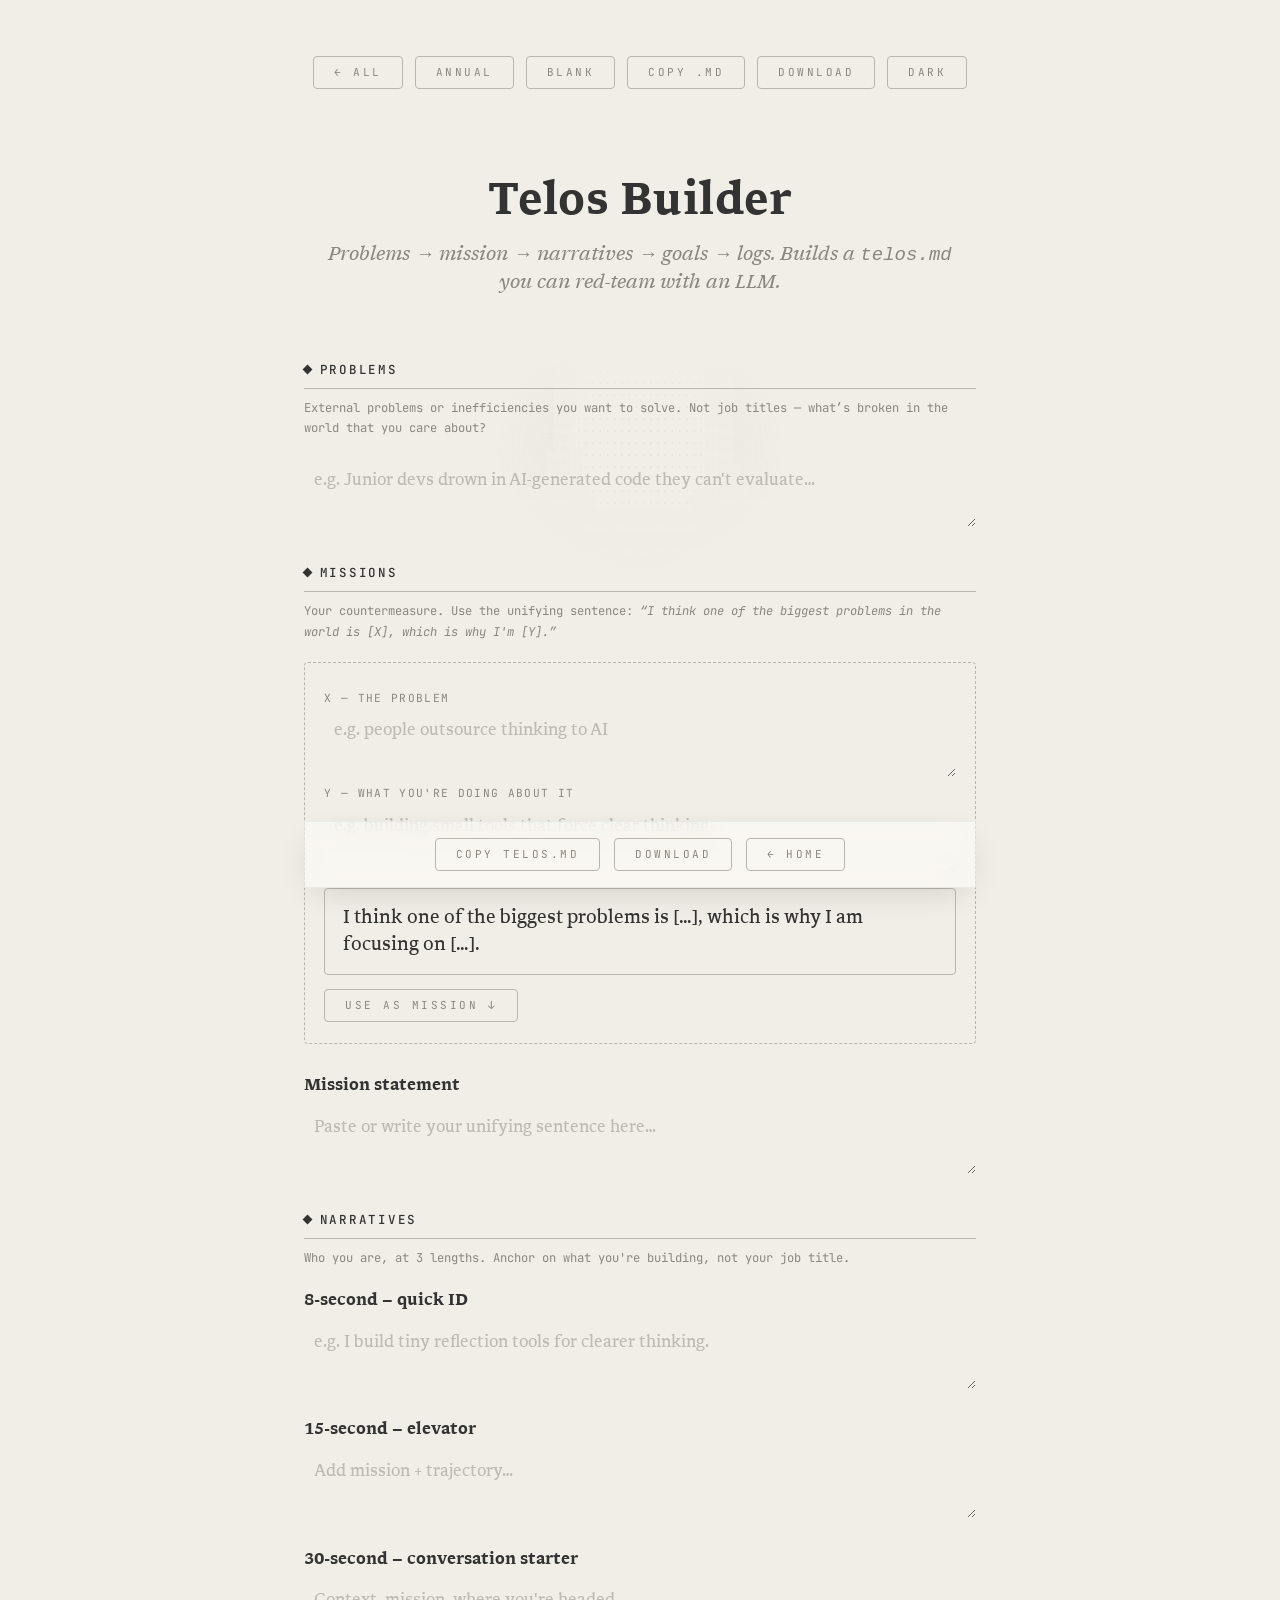
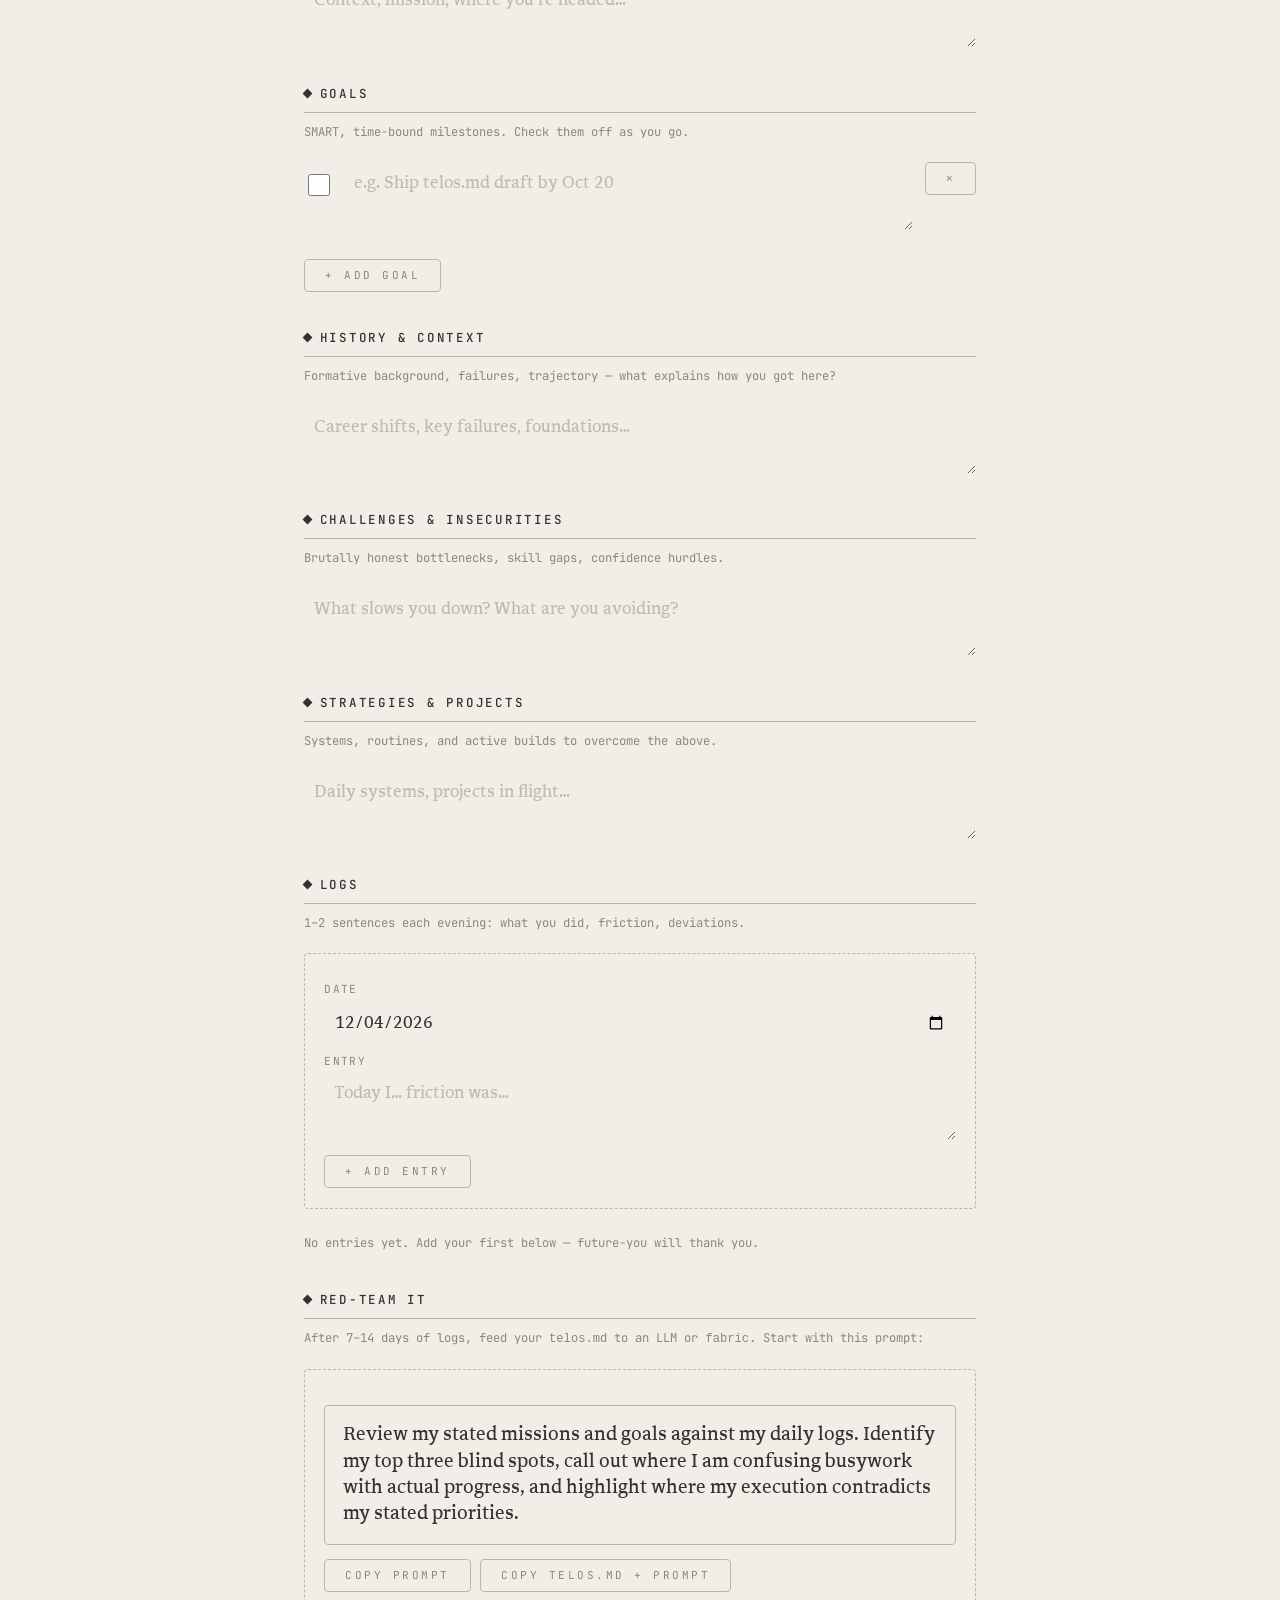
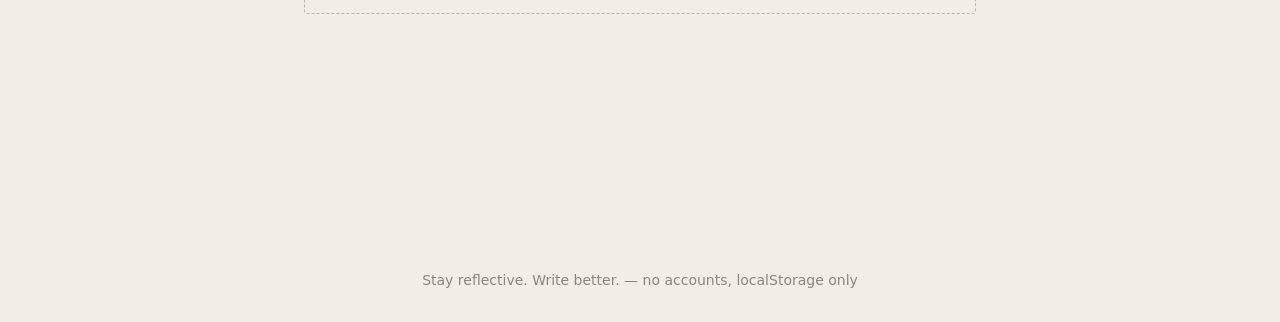
<file: telos.html>
<!DOCTYPE html>
<html lang="en">
<head>
    <meta charset="UTF-8">
    <meta name="viewport" content="width=device-width, initial-scale=1.0">
    <title>Reflection — Telos Builder</title>
    <meta name="description" content="Draft your telos.md: problems, mission, narratives, goals, history, challenges, strategies, and daily logs. Export markdown for LLM red-teaming.">
    <meta property="og:title" content="Reflection — Telos Builder">
    <meta property="og:description" content="Create a structured telos.md you can feed to an AI for coaching and blind-spot analysis.">
    <meta name="twitter:card" content="summary">
    <meta property="og:type" content="website">
    <link rel="icon" type="image/svg+xml" href="./assets/favicon.svg" media="(prefers-color-scheme: light)">
    <link rel="icon" type="image/svg+xml" href="./assets/favicon-dark.svg" media="(prefers-color-scheme: dark)">
    <link rel="apple-touch-icon" href="./assets/icons/apple-touch-icon.png">
    <link rel="manifest" href="./site.webmanifest">
    <meta name="theme-color" content="#333333">
    <script>
        /* Early theme: runs before any stylesheet so first paint uses the right bg (no white flash). */
        (function(){var d=true;try{var s=localStorage.getItem('reflection-global-theme');var q=new URLSearchParams(location.search).get('theme');d=q==='dark'?true:q==='light'?false:s?s==='dark':!(window.matchMedia&&window.matchMedia('(prefers-color-scheme: light)').matches);}catch(e){}if(d){document.documentElement.classList.add('dark-mode');}try{var m=document.querySelector('meta[name="theme-color"]');if(m)m.setAttribute('content',d?'#1a1a1a':'#F0EEE6');}catch(e2){}})();
    </script>
    <style>html{background-color:#F0EEE6}html.dark-mode{background-color:#1a1a1a}body{background-color:#F0EEE6}html.dark-mode body{background-color:#1a1a1a}</style>
    <meta name="color-scheme" content="dark light">
    <meta property="og:image" content="https://reflection-phi.vercel.app/assets/icons/icon-512.png">
    <meta property="og:url" content="https://reflection-phi.vercel.app/telos">
    <link rel="canonical" href="https://reflection-phi.vercel.app/telos">
    <link rel="icon" href="./favicon.ico" sizes="any">
    <link rel="icon" type="image/png" sizes="192x192" href="./assets/icons/icon-192.png">
    <link rel="preconnect" href="https://fonts.googleapis.com">
    <link rel="preconnect" href="https://fonts.gstatic.com" crossorigin>
    <link href="https://fonts.googleapis.com/css2?family=JetBrains+Mono:wght@300;400;700&display=swap" rel="stylesheet">
    <link rel="stylesheet" href="./assets/css/shared.css?v=20261009">
    <link rel="stylesheet" href="./assets/css/telos.css">
</head>
<body>
    <a class="skip-link" href="#main">Skip to content</a>
    <pre id="art" class="art-layer" aria-hidden="true"></pre>

    <main class="content-container" id="main">
        <div class="toggle-container">
            <a class="btn-ghost" href="./index.html">← All</a>
            <a class="btn-ghost" href="./annual.html">Annual</a>
            <a class="btn-ghost" href="./blank.html">Blank</a>
            <button class="tool-btn" id="copy-btn">Copy .md</button>
            <button class="tool-btn" id="download-btn">Download</button>
            <button class="btn-ghost" data-theme-toggle onclick="toggleDarkMode()">Light</button>
        </div>

        <h1 class="title">Telos Builder</h1>
        <p class="subtitle">Problems → mission → narratives → goals → logs. Builds a <code>telos.md</code> you can red-team with an LLM.</p>

        <section>
            <h2 class="section-title">Problems</h2>
            <p class="section-hint" id="hint-problems">External problems or inefficiencies you want to solve. Not job titles — what’s broken in the world that you care about?</p>
            <div class="question-item">
                <textarea id="f-problems" class="answer-input auto-resize" data-key="problems" aria-label="Problems you want to solve" aria-describedby="hint-problems" placeholder="e.g. Junior devs drown in AI-generated code they can't evaluate…"></textarea>
            </div>
        </section>

        <section>
            <h2 class="section-title">Missions</h2>
            <p class="section-hint">Your countermeasure. Use the unifying sentence: <em>“I think one of the biggest problems in the world is [X], which is why I'm [Y].”</em></p>
            <div class="builder">
                <label for="f-mission-x">X — the problem</label>
                <textarea id="f-mission-x" class="answer-input auto-resize" data-key="missionX" placeholder="e.g. people outsource thinking to AI"></textarea>
                <label for="f-mission-y">Y — what you're doing about it</label>
                <textarea id="f-mission-y" class="answer-input auto-resize" data-key="missionY" placeholder="e.g. building small tools that force clear thinking"></textarea>
                <output id="unifying-preview" aria-live="off">I think one of the biggest problems is […], which is why I am focusing on […].</output>
                <div class="builder__actions">
                    <button class="tool-btn" id="use-sentence">Use as mission ↓</button>
                </div>
            </div>
            <div class="question-item">
                <label class="question-text" for="f-missions">Mission statement</label>
                <textarea id="f-missions" class="answer-input auto-resize" data-key="missions" placeholder="Paste or write your unifying sentence here…"></textarea>
            </div>
        </section>

        <section>
            <h2 class="section-title">Narratives</h2>
            <p class="section-hint">Who you are, at 3 lengths. Anchor on what you're building, not your job title.</p>
            <div class="question-item">
                <label class="question-text" for="f-n8">8-second — quick ID</label>
                <textarea id="f-n8" class="answer-input auto-resize" data-key="narrative8" placeholder="e.g. I build tiny reflection tools for clearer thinking."></textarea>
            </div>
            <div class="question-item">
                <label class="question-text" for="f-n15">15-second — elevator</label>
                <textarea id="f-n15" class="answer-input auto-resize" data-key="narrative15" placeholder="Add mission + trajectory…"></textarea>
            </div>
            <div class="question-item">
                <label class="question-text" for="f-n30">30-second — conversation starter</label>
                <textarea id="f-n30" class="answer-input auto-resize" data-key="narrative30" placeholder="Context, mission, where you're headed…"></textarea>
            </div>
        </section>

        <section>
            <h2 class="section-title">Goals</h2>
            <p class="section-hint">SMART, time-bound milestones. Check them off as you go.</p>
            <div id="goals-list"></div>
            <button class="tool-btn" id="add-goal">+ Add goal</button>
        </section>

        <section>
            <h2 class="section-title">History &amp; Context</h2>
            <p class="section-hint" id="hint-history">Formative background, failures, trajectory — what explains how you got here?</p>
            <div class="question-item">
                <textarea id="f-history" class="answer-input auto-resize" data-key="history" aria-label="History and context" aria-describedby="hint-history" placeholder="Career shifts, key failures, foundations…"></textarea>
            </div>
        </section>

        <section>
            <h2 class="section-title">Challenges &amp; Insecurities</h2>
            <p class="section-hint" id="hint-challenges">Brutally honest bottlenecks, skill gaps, confidence hurdles.</p>
            <div class="question-item">
                <textarea id="f-challenges" class="answer-input auto-resize" data-key="challenges" aria-label="Challenges and insecurities" aria-describedby="hint-challenges" placeholder="What slows you down? What are you avoiding?"></textarea>
            </div>
        </section>

        <section>
            <h2 class="section-title">Strategies &amp; Projects</h2>
            <p class="section-hint" id="hint-strategies">Systems, routines, and active builds to overcome the above.</p>
            <div class="question-item">
                <textarea id="f-strategies" class="answer-input auto-resize" data-key="strategies" aria-label="Strategies and projects" aria-describedby="hint-strategies" placeholder="Daily systems, projects in flight…"></textarea>
            </div>
        </section>

        <section>
            <h2 class="section-title">Logs</h2>
            <p class="section-hint">1–2 sentences each evening: what you did, friction, deviations.</p>
            <div class="builder">
                <label for="log-date">Date</label>
                <input id="log-date" type="date" class="answer-input" style="min-height:0">
                <label for="log-text">Entry</label>
                <textarea id="log-text" class="answer-input auto-resize" aria-label="New log entry" placeholder="Today I… friction was…"></textarea>
                <div class="builder__actions">
                    <button class="tool-btn" id="add-log">+ Add entry</button>
                </div>
            </div>
            <div id="logs-list"></div>
        </section>

        <section>
            <h2 class="section-title">Red-team it</h2>
            <p class="section-hint">After 7–14 days of logs, feed your <code>telos.md</code> to an LLM or <code>fabric</code>. Start with this prompt:</p>
            <div class="builder">
                <output id="redteam-prompt">Review my stated missions and goals against my daily logs. Identify my top three blind spots, call out where I am confusing busywork with actual progress, and highlight where my execution contradicts my stated priorities.</output>
                <div class="builder__actions">
                    <button class="tool-btn" id="copy-prompt">Copy prompt</button>
                    <button class="tool-btn" id="copy-full">Copy telos.md + prompt</button>
                </div>
            </div>
        </section>

        <div class="action-bar">
            <button class="btn-primary" id="copy-btn2">Copy telos.md</button>
            <button class="tool-btn" id="download-btn2">Download</button>
            <a class="btn-ghost" href="./index.html">← Home</a>
        </div>
    </main>
    <footer class="site-footer">Stay reflective. Write better. — no accounts, localStorage only</footer>

    <script src="./assets/js/shared.js?v=20261009"></script>
    <script>
        ReflectionTheme.loadTheme();
        createAsciiAnimator(document.getElementById('art'), { width: 40, height: 20 });

        const KEY = 'reflection-telos-v1';
        let state = ReflectionStore.loadJSON(KEY, {
            problems: '', missionX: '', missionY: '', missions: '',
            narrative8: '', narrative15: '', narrative30: '',
            history: '', challenges: '', strategies: '',
            goals: [{ done: false, text: '' }],
            logs: []
        });
        // harden array shapes: bad entries must not throw during render/export
        state.goals = (Array.isArray(state.goals) ? state.goals : []).filter(g => g && typeof g === 'object').map(g => ({ done: !!g.done, text: typeof g.text === 'string' ? g.text : '' }));
        state.logs = (Array.isArray(state.logs) ? state.logs : []).filter(l => l && typeof l === 'object').map(l => ({ date: typeof l.date === 'string' ? l.date : '', text: typeof l.text === 'string' ? l.text : '' }));

        // hydrate simple fields
        document.querySelectorAll('[data-key]').forEach(el => {
            const k = el.getAttribute('data-key');
            if (typeof state[k] === 'string') el.value = state[k];
            el.addEventListener('input', () => {
                state[k] = el.value;
                queueSave();
                if (k === 'missionX' || k === 'missionY') renderPreview();
            });
        });
        initAutoResize(document);

        function renderPreview() {
            const x = (state.missionX || '[…]').trim() || '[…]';
            const y = (state.missionY || '[…]').trim() || '[…]';
            document.getElementById('unifying-preview').textContent =
                `I think one of the biggest problems is ${x}, which is why I am focusing on ${y}.`;
        }
        renderPreview();

        document.getElementById('use-sentence').addEventListener('click', (e) => {
            const s = document.getElementById('unifying-preview').textContent;
            state.missions = s;
            const ta = document.getElementById('f-missions');
            ta.value = s; autoResize(ta); queueSave();
            e.target.textContent = 'Used!';
            ReflectionUI.announce('Used!');
            setTimeout(() => e.target.textContent = 'Use as mission ↓', 1500);
        });

        // goals
        const goalsEl = document.getElementById('goals-list');
        const goalLabel = (i, text) => 'Mark goal ' + (i + 1) + ' done' + (text ? ': ' + text : '');
        function renderGoals() {
            goalsEl.innerHTML = '';
            state.goals.forEach((g, i) => {
                const row = document.createElement('div');
                row.className = 'goal-row question-item';
                const cb = document.createElement('input');
                cb.type = 'checkbox'; cb.checked = !!g.done; cb.setAttribute('aria-label', goalLabel(i, g.text));
                cb.addEventListener('change', () => { g.done = cb.checked; queueSave(); });
                const ta = document.createElement('textarea');
                ta.className = 'answer-input auto-resize';
                ta.setAttribute('aria-label', 'Goal ' + (i + 1));
                ta.placeholder = 'e.g. Ship telos.md draft by Oct 20';
                ta.value = g.text || '';
                ta.addEventListener('input', () => { g.text = ta.value; cb.setAttribute('aria-label', goalLabel(i, ta.value)); autoResize(ta); queueSave(); });
                const del = document.createElement('button');
                del.className = 'tool-btn'; del.textContent = '✕'; del.title = 'Remove';
                del.setAttribute('aria-label', 'Remove goal ' + (i + 1));
                del.addEventListener('click', () => { state.goals.splice(i, 1); if (!state.goals.length) state.goals.push({ done: false, text: '' }); renderGoals(); queueSave(); });
                row.appendChild(cb); row.appendChild(ta); row.appendChild(del);
                goalsEl.appendChild(row);
                autoResize(ta);
            });
        }
        renderGoals();
        document.getElementById('add-goal').addEventListener('click', () => {
            state.goals.push({ done: false, text: '' });
            renderGoals(); queueSave();
        });

        // logs
        const logsEl = document.getElementById('logs-list');
        const dateInput = document.getElementById('log-date');
        dateInput.value = ReflectionStore.localDate();
        function renderLogs() {
            logsEl.innerHTML = '';
            [...state.logs].reverse().forEach((entry, revIdx) => {
                const idx = state.logs.length - 1 - revIdx;
                const div = document.createElement('div');
                div.className = 'question-item';
                const label = document.createElement('label');
                label.className = 'question-text';
                label.textContent = entry.date;
                const ta = document.createElement('textarea');
                ta.className = 'answer-input auto-resize';
                ta.setAttribute('aria-label', 'Log entry for ' + entry.date);
                ta.value = entry.text;
                ta.addEventListener('input', () => { state.logs[idx].text = ta.value; autoResize(ta); queueSave(); });
                const del = document.createElement('button');
                del.className = 'tool-btn'; del.textContent = 'Delete';
                del.setAttribute('aria-label', 'Delete log entry for ' + entry.date);
                del.addEventListener('click', () => { state.logs.splice(idx, 1); renderLogs(); queueSave(); });
                div.appendChild(label); div.appendChild(ta);
                const wrap = document.createElement('div');
                wrap.style.marginTop = '.5em'; wrap.appendChild(del);
                div.appendChild(wrap);
                logsEl.appendChild(div);
                autoResize(ta);
            });
            if (!state.logs.length) {
                logsEl.innerHTML = '<p class="section-hint">No entries yet. Add your first below — future-you will thank you.</p>';
            }
        }
        renderLogs();
        document.getElementById('add-log').addEventListener('click', (e) => {
            const text = document.getElementById('log-text').value.trim();
            const date = dateInput.value || ReflectionStore.localDate();
            if (!text) { document.getElementById('log-text').focus(); return; }
            state.logs.push({ date, text });
            document.getElementById('log-text').value = '';
            autoResize(document.getElementById('log-text'));
            renderLogs(); queueSave();
            e.target.textContent = 'Added!';
            ReflectionUI.announce('Added!');
            setTimeout(() => e.target.textContent = '+ Add entry', 1500);
        });

        const save = ReflectionStore.debounce(() => ReflectionStore.saveJSON(KEY, state), 400);
        function queueSave() { save(); }

        // flush pending saves before the page goes away
        window.addEventListener('pagehide', () => save.flush());
        document.addEventListener('visibilitychange', () => { if (document.hidden) save.flush(); });

        // cross-tab: adopt remote values without clobbering a focused field
        ReflectionStore.onExternalChange(KEY, (remote) => {
            if (!remote || typeof remote !== 'object') return;
            document.querySelectorAll('[data-key]').forEach(el => {
                if (el === document.activeElement) return;
                const k = el.getAttribute('data-key');
                const v = typeof remote[k] === 'string' ? remote[k] : '';
                if (el.value !== v) { el.value = v; autoResize(el); state[k] = v; }
            });
            if (Array.isArray(remote.goals) && !goalsEl.contains(document.activeElement)) {
                state.goals = remote.goals.filter(g => g && typeof g === 'object').map(g => ({ done: !!g.done, text: typeof g.text === 'string' ? g.text : '' }));
                renderGoals();
            }
            if (Array.isArray(remote.logs) && !logsEl.contains(document.activeElement)) {
                state.logs = remote.logs.filter(l => l && typeof l === 'object').map(l => ({ date: typeof l.date === 'string' ? l.date : '', text: typeof l.text === 'string' ? l.text : '' }));
                renderLogs();
            }
            renderPreview();
        });

        // export
        function buildTelosMd() {
            const S = (v) => typeof v === 'string' ? v : '';
            const goals = state.goals.filter(g => S(g.text).trim())
                .map(g => `- [${g.done ? 'x' : ' '}] ${S(g.text).trim()}`).join('\n') || '- [ ] ';
            const logs = state.logs.map(l => `- **${S(l.date)}:** ${S(l.text)}`).join('\n') || '-';
            return `# TELOS

## Problems
${S(state.problems).trim() || '- [Core external problem you aim to solve]'}

## Missions
${S(state.missions).trim() || '- [Your unifying sentence]'}

## Narratives
- **8-Second:** ${S(state.narrative8).trim() || '[Quick pitch]'}
- **15-Second:** ${S(state.narrative15).trim() || '[Elevator pitch]'}
- **30-Second:** ${S(state.narrative30).trim() || '[Conversation starter]'}

## Goals
${goals}

## History & Context
${S(state.history).trim() || '-'}

## Challenges & Insecurities
${S(state.challenges).trim() || '-'}

## Strategies & Projects
${S(state.strategies).trim() || '-'}

## Logs
${logs}
`;
        }

        ReflectionUI.bindCopy('copy-btn', buildTelosMd);
        ReflectionUI.bindCopy('copy-btn2', buildTelosMd);
        ReflectionUI.bindCopy('copy-prompt', () => document.getElementById('redteam-prompt').textContent);
        ReflectionUI.bindCopy('copy-full', () => buildTelosMd() + '\n---\n\n' + document.getElementById('redteam-prompt').textContent + '\n');

        ReflectionUI.bindDownload('download-btn', buildTelosMd, 'telos.md');
        ReflectionUI.bindDownload('download-btn2', buildTelosMd, 'telos.md');
    </script>
</body>
</html>
</file>
<file: assets/css/shared.css>
/* ============================================================================
   Reflection — shared design system  ("editorial paper" language)
   ----------------------------------------------------------------------------
   Base layer for every page: tokens, reset, layout, typography, buttons,
   borderless text surfaces, nav, footer, ambient art, utilities, print.
   Page-specific components live in assets/css/<page>.css:
     index.css  — masthead, cards
     annual.css — progress, memories grid
     telos.css  — builder, goal rows
     blank.css  — writer, floating toolbar
   ========================================================================== */

/* Libron — self-hosted book serif (OFL). */
@font-face { font-family: 'Libron'; src: url('../fonts/Libron-Regular.woff2') format('woff2'); font-weight: 400; font-style: normal; font-display: swap; }
@font-face { font-family: 'Libron'; src: url('../fonts/Libron-Italic.woff2') format('woff2'); font-weight: 400; font-style: italic; font-display: swap; }
@font-face { font-family: 'Libron'; src: url('../fonts/Libron-Bold.woff2') format('woff2'); font-weight: 700; font-style: normal; font-display: swap; }
@font-face { font-family: 'Libron'; src: url('../fonts/Libron-BoldItalic.woff2') format('woff2'); font-weight: 700; font-style: italic; font-display: swap; }

:root {
  /* paper palette */
  --paper:   #F0EEE6;
  --ink:     #333333;
  --muted:   #8a877f;
  --line:    #b9b6ad;
  --surface: rgba(253, 252, 249, 0.62);   /* raised bars (toolbar / action bar) */
  --hairline: rgba(0, 0, 0, 0.05);
  --focus-ring: rgba(51, 51, 51, 0.08);
  --placeholder-opacity: 0.5;
  --shadow:  0 10px 34px -12px rgba(60, 55, 45, 0.22);

  /* aliases kept for shared.js / print / warning banner */
  --bg-color: var(--paper);
  --text-color: var(--ink);
  --muted-text: var(--muted);
  --art-color: #A09E96;
  --question-color: var(--ink);
  --input-bg: transparent;
  --input-border: transparent;
  --input-focus: var(--line);
  --toolbar-bg: var(--surface);
  --toolbar-text: var(--muted);
  --toolbar-text-hover: var(--ink);
  --card-bg: transparent;
  --card-border: var(--line);

  --font-serif: 'Libron', Georgia, 'Times New Roman', serif;
  --font-sans: ui-sans-serif, system-ui, -apple-system, 'Segoe UI', Roboto, 'Helvetica Neue', Arial, sans-serif;
  --font-mono: 'JetBrains Mono', ui-monospace, SFMono-Regular, Menlo, Consolas, monospace;
}

html.dark-mode, body.dark-mode {
  --paper:   #1a1a1a;
  --ink:     #e0e0e0;
  --muted:   #9a9a9a;
  --line:    #4a4a4a;
  --surface: rgba(41, 41, 41, 0.55);
  --hairline: rgba(255, 255, 255, 0.08);
  --focus-ring: rgba(224, 224, 224, 0.10);
  --placeholder-opacity: 0.38;
  --shadow:  0 12px 36px -12px rgba(0, 0, 0, 0.7);
  --art-color: #5a5a5a;
}

* { box-sizing: border-box; }

html, body {
  margin: 0;
  padding: 0;
  background-color: var(--paper);
  color: var(--ink);
  font-family: var(--font-serif);
  transition: background-color 0.25s ease, color 0.25s ease;
}

/* ---------- skip link ---------- */
.skip-link {
  position: absolute;
  left: -9999px;
  top: 8px;
  z-index: 100;
  background: var(--ink);
  color: var(--paper);
  padding: 8px 16px;
  border-radius: 4px;
  font-family: var(--font-mono);
  font-size: 12px;
  letter-spacing: 1px;
  text-decoration: none;
}
.skip-link:focus { left: 8px; }

/* ---------- ambient ASCII layer ---------- */
.art-layer {
  position: fixed;
  top: 50%;
  left: 50%;
  transform: translate(-50%, -50%);
  font-family: ui-monospace, monospace;
  font-size: 12px;
  line-height: 1;
  color: var(--art-color);
  opacity: 0.12;
  z-index: 0;
  pointer-events: none;
  white-space: pre;
  user-select: none;
  margin: 0;
  -webkit-mask-image: radial-gradient(closest-side, #000 18%, transparent 100%);
  mask-image: radial-gradient(closest-side, #000 18%, transparent 100%);
}
body.dark-mode .art-layer { opacity: 0.10; }

@media (prefers-reduced-motion: reduce) { .art-layer { display: none; } }

/* ---------- layout ---------- */
.content-container {
  position: relative;
  z-index: 10;
  max-width: 720px;
  margin: 0 auto;
  padding: 56px 24px 90px;
}
.content-container.wide { max-width: 940px; }

/* ---------- nav (outline boxes) ---------- */
.toggle-container {
  display: flex;
  flex-wrap: wrap;
  gap: 12px;
  justify-content: center;
  align-items: center;
  margin-bottom: 88px;
}

/* ---------- buttons — label shows ACTION ---------- */
.tool-btn, .btn-ghost, .btn-primary {
  font-family: var(--font-mono);
  font-size: 11px;
  font-weight: 400;
  letter-spacing: 2.5px;
  text-transform: uppercase;
  color: var(--muted);
  background: transparent;
  border: 1px solid var(--line);
  border-radius: 4px;
  padding: 10px 20px;
  line-height: 1;
  cursor: pointer;
  text-decoration: none;
  display: inline-block;
  transition: background-color 0.15s ease, color 0.15s ease, border-color 0.15s ease;
}
.tool-btn:hover, .btn-ghost:hover, .btn-primary:hover,
.tool-btn:focus-visible, .btn-ghost:focus-visible, .btn-primary:focus-visible {
  background: var(--ink);
  border-color: var(--ink);
  color: var(--paper);
  outline: none;
}

/* ---------- typography ---------- */
h1.title {
  font-family: var(--font-serif);
  font-size: clamp(2rem, 5vw, 2.75rem);
  font-weight: 700;
  line-height: 1.1;
  letter-spacing: 0.01em;
  text-align: center;
  margin: 0 0 0.35em;
}

p.subtitle {
  font-family: var(--font-serif);
  font-style: italic;
  font-size: clamp(1.05rem, 2.4vw, 1.19rem);
  line-height: 1.45;
  color: var(--muted);
  text-align: center;
  max-width: 52ch;
  margin: 0 auto 64px;
}

.hero-kicker {
  display: flex;
  align-items: center;
  justify-content: center;
  gap: 14px;
  margin: 0 0 1.3em;
  font-family: var(--font-mono);
  font-size: 11px;
  letter-spacing: 3px;
  text-transform: uppercase;
  color: var(--muted);
}
.hero-kicker::before,
.hero-kicker::after { content: ''; height: 1px; width: 38px; background: var(--line); }

h2.section-title {
  display: flex;
  align-items: center;
  gap: 0.7em;
  font-family: var(--font-mono);
  font-size: 0.78rem;
  font-weight: 500;
  letter-spacing: 0.22em;
  text-transform: uppercase;
  color: var(--ink);
  border-bottom: 1px solid var(--line);
  padding-bottom: 0.8em;
  margin: 3em 0 1.1em;
}
h2.section-title::before {
  content: '';
  flex: none;
  width: 7px;
  height: 7px;
  background: var(--ink);
  transform: rotate(45deg);
}

.section-hint {
  font-family: var(--font-mono);
  font-size: 0.76rem;
  line-height: 1.7;
  color: var(--muted);
  margin: -0.4em 0 1.6em;
}

/* ---------- questions + borderless text surfaces ---------- */
.question-item { margin-bottom: 1.8em; }

.question-text {
  display: block;
  font-family: var(--font-serif);
  font-weight: 700;
  font-size: 1.02rem;
  line-height: 1.5;
  color: var(--ink);
  margin-bottom: 0.5em;
}

.answer-input {
  display: block;
  width: 100%;
  min-height: 3.4em;
  padding: 8px 10px;
  border: 0;
  border-radius: 4px;
  background: transparent;
  color: var(--ink);
  font-family: var(--font-serif);
  font-size: 1.02rem;
  line-height: 1.6;
  resize: vertical;
  outline: none;
  transition: background-color 0.15s ease;
}
.answer-input:focus { background: var(--focus-ring); }
.answer-input::placeholder { color: var(--muted); opacity: var(--placeholder-opacity); }
.auto-resize { overflow: hidden; }

/* ---------- action bar (bottom) ---------- */
.action-bar {
  display: flex;
  flex-wrap: wrap;
  gap: 14px;
  justify-content: center;
  align-items: center;
  padding: 16px 26px;
  margin: 2.8em auto 0;
  max-width: 680px;
  background: var(--surface);
  border: 1px solid var(--hairline);
  border-radius: 0;
  box-shadow: var(--shadow);
  -webkit-backdrop-filter: blur(12px) saturate(1.3);
  backdrop-filter: blur(12px) saturate(1.3);
  position: sticky;
  bottom: 12px;
  z-index: 20;
}

/* ---------- footer ---------- */
footer.site-footer {
  text-align: center;
  margin: 56px auto 0;
  padding: 0 20px 2.5em;
  max-width: 760px;
  font-family: var(--font-sans);
  font-size: 14px;
  color: var(--muted);
}

/* ---------- shared utilities ---------- */
.visually-hidden {
  position: absolute;
  width: 1px;
  height: 1px;
  padding: 0;
  margin: -1px;
  overflow: hidden;
  clip-path: inset(50%);
  white-space: nowrap;
  border: 0;
}

.save-warning {
  position: fixed;
  left: 50%;
  bottom: 16px;
  transform: translateX(-50%);
  z-index: 1000;
  display: flex;
  align-items: center;
  gap: 12px;
  max-width: min(92vw, 540px);
  padding: 12px 16px;
  background: var(--ink);
  color: var(--paper);
  border-radius: 4px;
  box-shadow: var(--shadow);
  font-family: var(--font-mono);
  font-size: 12px;
  line-height: 1.4;
}
.save-warning-dismiss {
  flex: none;
  background: transparent;
  border: 1px solid currentColor;
  color: inherit;
  border-radius: 4px;
  padding: 5px 10px;
  font: inherit;
  text-transform: uppercase;
  letter-spacing: 1px;
  cursor: pointer;
}

/* ---------- responsive ---------- */
@media (max-width: 480px) {
  .content-container { padding: 32px 16px 80px; }
  h1.title { font-size: 1.9rem; }
  .toggle-container { gap: 8px; margin-bottom: 56px; }
  .tool-btn, .btn-ghost, .btn-primary { padding: 9px 14px; letter-spacing: 2px; }
  p.subtitle { margin-bottom: 44px; }
}

/* ---------- print ---------- */
@media print {
  :root, html.dark-mode, body.dark-mode {
    --paper: #ffffff; --ink: #000000; --muted: #555555; --line: #bbbbbb;
    --surface: #ffffff; --art-color: #cccccc; --focus-ring: transparent;
    --bg-color: #ffffff; --text-color: #000000;
  }
  html, body { background: #fff; color: #000; }
  .toggle-container, .action-bar, .art-layer, .progress-wrap,
  #toolbar, .masthead, footer.site-footer, .skip-link { display: none !important; }
  .content-container { max-width: 100%; }
  .answer-input { background: transparent; }
}
</file>
<file: assets/css/index.css>
/* ============================================================================
   Reflection — home page components  ("editorial paper" language)
   Page-specific layer for index.html. Shared tokens and components
   (buttons, .title, .subtitle, .hero-kicker, footer, utilities) live in
   assets/css/shared.css and are intentionally not redefined here.
   ========================================================================== */

/* ---------- masthead ---------- */
.masthead {
  display: flex;
  align-items: center;
  justify-content: space-between;
  margin-bottom: 64px;
}

.wordmark {
  display: inline-flex;
  align-items: center;
  gap: 0.5em;
  font-family: var(--font-serif);
  font-weight: 700;
  font-size: 1.3rem;
  color: var(--ink);
  text-decoration: none;
}
.wordmark svg {
  width: 30px;
  height: auto;
  flex: none;
}

.masthead-actions {
  display: flex;
  align-items: center;
  gap: 0.5em;
}

/* ---------- card grid ---------- */
.card-grid {
  display: grid;
  grid-template-columns: 1fr;
  gap: 14px;
}
@media (min-width: 520px) {
  .card-grid { grid-template-columns: repeat(2, 1fr); }
}
@media (min-width: 720px) {
  .card-grid { grid-template-columns: repeat(3, 1fr); }
}

.card {
  display: flex;
  flex-direction: column;
  gap: 0.7em;
  padding: 1.6em 1.4em;
  border: 1px solid var(--line);
  border-radius: 4px;
  background: transparent;
  color: inherit;
  text-decoration: none;
  transition: border-color 0.15s ease;
}
.card:hover,
.card:focus-visible {
  border-color: var(--ink);
  outline: none;
}

.card h2 {
  font-family: var(--font-serif);
  font-weight: 700;
  font-size: 1.45rem;
  margin: 0;
}

.card p {
  font-family: var(--font-mono);
  font-size: 0.8rem;
  line-height: 1.6;
  color: var(--muted);
  margin: 0;
}

.card .go {
  margin-top: auto;
  font-family: var(--font-mono);
  font-size: 11px;
  letter-spacing: 2.5px;
  text-transform: uppercase;
  color: var(--muted);
}
.card:hover p,
.card:focus-visible p,
.card:hover .go,
.card:focus-visible .go {
  color: var(--ink);
}

.card-icon {
  width: 40px;
  height: 40px;
  border: 1px solid var(--line);
  border-radius: 4px;
  display: grid;
  place-items: center;
  color: var(--muted);
}
.card-icon svg {
  width: 22px;
  height: 22px;
}

/* ---------- legacy note ---------- */
.legacy-links {
  font-family: var(--font-mono);
  font-size: 0.75rem;
  color: var(--muted);
  text-align: center;
  margin-top: 3em;
}
</file>
<file: assets/css/annual.css>
/* ============================================================================
   Reflection — Annual Review page components
   ----------------------------------------------------------------------------
   Page-specific layer on top of shared.css. Only components unique to
   annual.html live here: the progress strip and the memories grid.
   ========================================================================== */

/* ---------- progress strip ---------- */
.progress-wrap {
  display: flex;
  align-items: center;
  gap: 12px;
  padding: 9px 14px;
  border: 1px solid var(--line);
  border-radius: 4px;
  background: transparent;
  font-family: var(--font-mono);
  font-size: 11px;
  letter-spacing: 1px;
  color: var(--muted);
  margin-bottom: 2em;
}

.progress-bar {
  flex: 1;
  height: 4px;
  background: var(--line);
  overflow: hidden;
  border-radius: 0;
}

.progress-bar i {
  display: block;
  height: 100%;
  width: 0;
  background: var(--ink);
  transition: width 0.3s ease;
}

/* ---------- memories (grid on wider screens) ---------- */
.memories-grid {
  display: grid;
  grid-template-columns: 1fr;
  gap: 0 2em;
}

@media (min-width: 640px) {
  .memories-grid { grid-template-columns: repeat(2, 1fr); }
}
</file>
<file: assets/css/blank.css>
/* ============================================================================
   Reflection — blank page components  ("editorial paper" language)
   Page-specific layer for blank.html: the borderless writing surface, the
   sticky formatting toolbar and the word count. Shared tokens and components
   (buttons, .title, .subtitle, .hero-kicker, .toggle-container, .answer-input,
   footer, utilities) live in assets/css/shared.css and are not redefined here.
   ========================================================================== */

/* ---------- writing surface (borderless) ---------- */
.writer-wrap {
  max-width: 720px;
  margin: 0 auto;
}

.writer {
  position: relative;
  min-height: 44px;
  padding-left: 1.4em;      /* gutter that holds the start marker */
  outline: none;
  font-size: 1.25rem;
  line-height: 1.65;
  border: 0;
  background: transparent;
}
.writer:focus-visible { outline: none; }

/* First-line start marker — a chevron shown whenever the box is empty.
   Driven by .is-empty (JS), not :empty, which breaks as soon as Chrome
   leaves a stray <br> after you delete the last character. */
.writer.is-empty::before {
  content: '>';
  position: absolute;
  left: 0;
  top: 0;
  color: var(--muted);
  font-family: var(--font-mono);
  pointer-events: none;
  -webkit-user-select: none;
  user-select: none;
  transition: color 0.15s ease;
}
.writer.is-empty:focus::before { color: var(--ink); }

.writer h1 {
  font-family: var(--font-serif);
  font-size: 1.7em;
  line-height: 1.2;
  margin: 0.5em 0 0.35em;
}
.writer h2 {
  font-family: var(--font-serif);
  font-size: 1.35em;
  line-height: 1.25;
  margin: 0.6em 0 0.3em;
}

/* ---------- font choices (toggled on #editor by JS) ---------- */
.font-serif {
  font-family: var(--font-serif);
  font-size: 1.3rem;
  line-height: 1.6;
}
.font-sans {
  font-family: var(--font-sans);
  font-size: 1.08rem;
  line-height: 1.7;
}
.font-mono {
  font-family: var(--font-mono);
  font-size: 1rem;
  line-height: 1.8;
}

/* ---------- sticky formatting toolbar ---------- */
#toolbar {
  display: flex;
  gap: 16px;
  align-items: center;
  justify-content: center;
  flex-wrap: wrap;
  padding: 16px 34px;
  margin: 2em auto 0;
  max-width: 860px;
  background: var(--surface);
  border: 1px solid var(--hairline);
  border-radius: 0;
  box-shadow: var(--shadow);
  -webkit-backdrop-filter: blur(12px) saturate(1.3);
  backdrop-filter: blur(12px) saturate(1.3);
  position: sticky;
  bottom: 12px;
  z-index: 20;
}
#toolbar .sep {
  width: 1px;
  height: 16px;
  background: var(--line);
  opacity: 0.6;
}

/* ---------- word count ---------- */
#count {
  text-align: center;
  font-family: var(--font-mono);
  font-size: 12px;
  letter-spacing: 1px;
  color: var(--muted);
  margin: 26px 0 40px;
}

/* ---------- compact toolbar on narrow screens ----------
   Short labels keep the bar to a single tidy row on phones: Bold → B,
   Italic → I. The font control keeps its full name (MONO/SERIF/SANS). */
.lbl-short { display: none; }

@media (max-width: 740px) {
  #toolbar {
    gap: 7px;
    padding: 12px 12px;
  }
  #toolbar .tool-btn {
    padding: 8px 10px;
    font-size: 10.5px;
    letter-spacing: 1.3px;
  }
  #toolbar .sep { height: 14px; }
  #toolbar .lbl-full { display: none; }
  #toolbar .lbl-short { display: inline; }
}

@media (max-width: 360px) {
  #toolbar { gap: 6px; padding: 10px 10px; }
  #toolbar .sep { display: none; }
  #toolbar .tool-btn { padding: 8px 9px; letter-spacing: 1.1px; }
}
</file>
<file: assets/css/telos.css>
/* ============================================================================
   Telos Builder — page components
   ----------------------------------------------------------------------------
   Uses tokens + shared components from shared.css. Only page-specific pieces
   live here: the dashed "builder" panel, its labels/actions, and goal rows.
   ========================================================================== */

.builder {
  border: 1px dashed var(--line);
  border-radius: 4px;
  padding: 1.2em 1.2em 1.3em;
  margin-bottom: 1.8em;
  background: transparent;
}

.builder label {
  display: block;
  font-family: var(--font-mono);
  font-size: 0.7rem;
  letter-spacing: 0.12em;
  text-transform: uppercase;
  color: var(--muted);
  margin: 0.8em 0 0.4em;
}

.builder output {
  display: block;
  margin-top: 0.9em;
  padding: 0.9em 1em;
  border: 1px solid var(--line);
  border-radius: 4px;
  font-family: var(--font-serif);
  font-size: 1.1rem;
  line-height: 1.5;
}

.builder__actions {
  display: flex;
  flex-wrap: wrap;
  gap: 0.6em;
  margin-top: 0.9em;
}

.goal-row {
  display: flex;
  gap: 0.7em;
  align-items: flex-start;
}

.goal-row input[type="checkbox"] {
  margin-top: 0.9em;
  width: 1.3rem;
  height: 1.3rem;
  min-width: 22px;
  min-height: 22px;
  flex-shrink: 0;
  accent-color: var(--ink);
}
</file>
